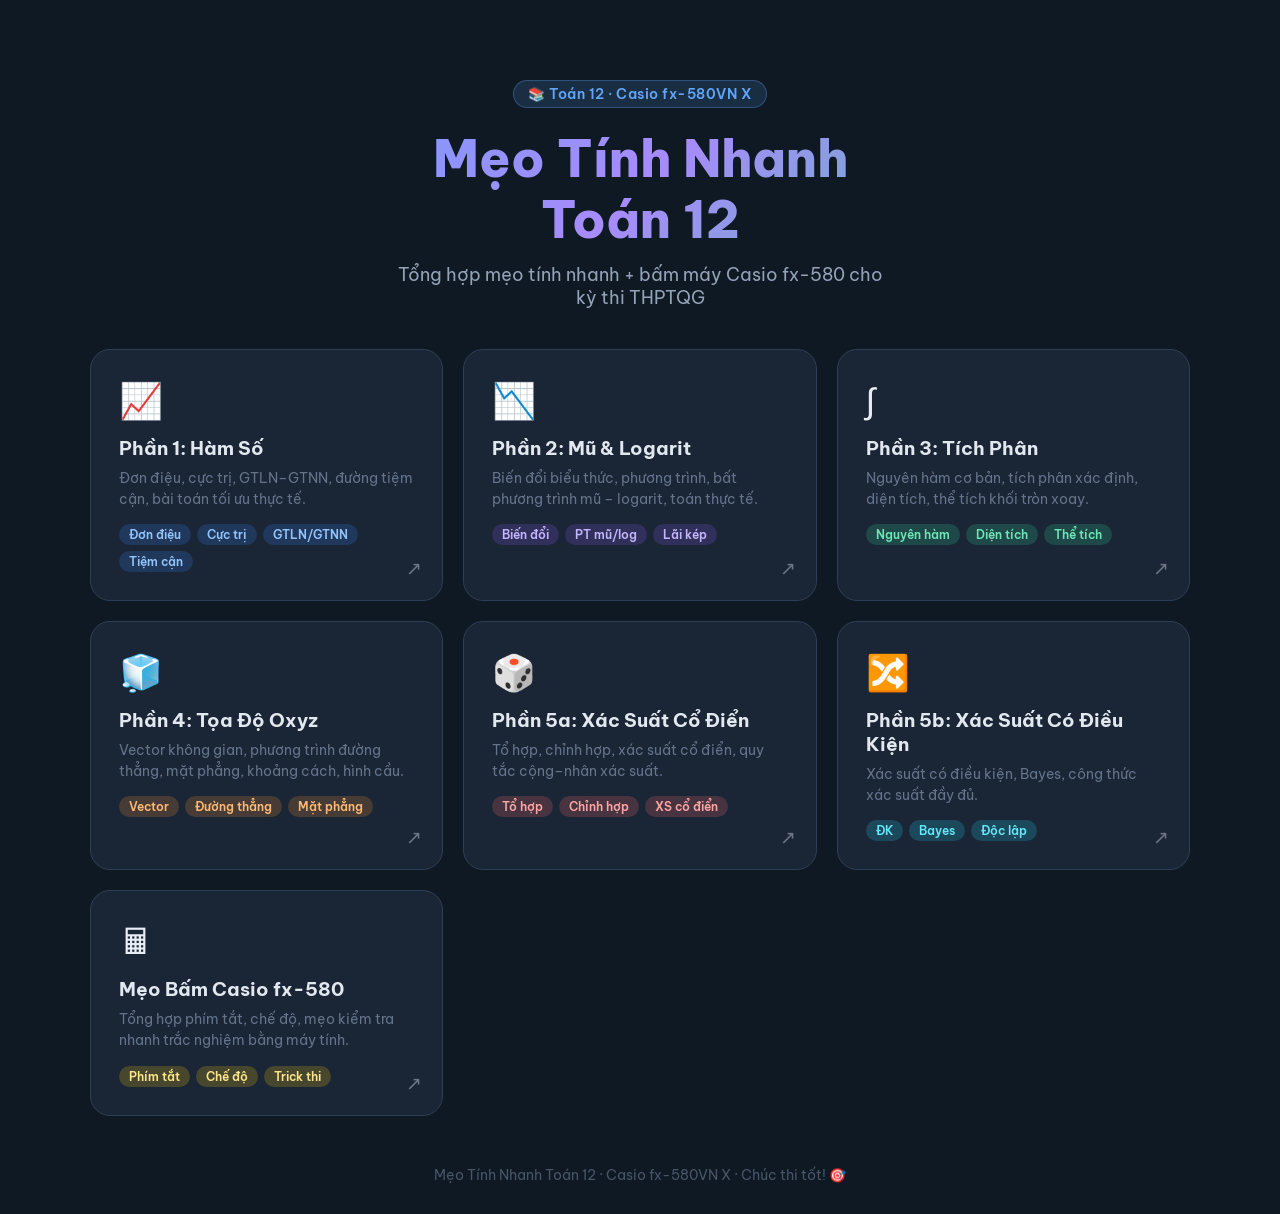
<file: files/index.html>
<!DOCTYPE html>
<html lang="vi">
<head>
<meta charset="UTF-8">
<meta name="viewport" content="width=device-width, initial-scale=1.0">
<title>Mẹo Tính Nhanh Toán 12 – Casio fx-580</title>
<style>
@import url('https://fonts.googleapis.com/css2?family=Be+Vietnam+Pro:wght@400;600;700;800&display=swap');
*{margin:0;padding:0;box-sizing:border-box;}
body{font-family:'Be Vietnam Pro',sans-serif;background:#0f1923;color:#e8edf5;min-height:100vh;padding:30px 20px;}
.hero{text-align:center;padding:50px 20px 40px;}
.hero h1{font-size:clamp(2rem,5vw,3.2rem);font-weight:800;background:linear-gradient(135deg,#60a5fa,#a78bfa,#34d399);-webkit-background-clip:text;-webkit-text-fill-color:transparent;background-clip:text;line-height:1.2;margin-bottom:12px;}
.hero p{color:#94a3b8;font-size:1.1rem;max-width:500px;margin:0 auto;}
.badge{display:inline-block;background:rgba(96,165,250,0.15);border:1px solid rgba(96,165,250,0.3);color:#60a5fa;padding:4px 14px;border-radius:20px;font-size:0.85rem;font-weight:600;margin-bottom:20px;letter-spacing:0.5px;}
.grid{display:grid;grid-template-columns:repeat(auto-fit,minmax(280px,1fr));gap:20px;max-width:1100px;margin:0 auto;}
.card{background:#1a2535;border:1px solid #2d3f55;border-radius:20px;padding:28px;text-decoration:none;color:inherit;transition:all 0.25s ease;cursor:pointer;position:relative;overflow:hidden;}
.card::before{content:'';position:absolute;inset:0;opacity:0;transition:opacity 0.3s;border-radius:20px;}
.card:hover{transform:translateY(-5px);border-color:transparent;box-shadow:0 20px 40px rgba(0,0,0,0.4);}
.card.blue::before{background:linear-gradient(135deg,rgba(59,130,246,0.15),rgba(96,165,250,0.05));}
.card.blue:hover::before{opacity:1;}
.card.blue:hover{border-color:rgba(96,165,250,0.5);}
.card.purple::before{background:linear-gradient(135deg,rgba(139,92,246,0.15),rgba(167,139,250,0.05));}
.card.purple:hover::before{opacity:1;}
.card.purple:hover{border-color:rgba(167,139,250,0.5);}
.card.green::before{background:linear-gradient(135deg,rgba(52,211,153,0.15),rgba(16,185,129,0.05));}
.card.green:hover::before{opacity:1;}
.card.green:hover{border-color:rgba(52,211,153,0.5);}
.card.orange::before{background:linear-gradient(135deg,rgba(251,146,60,0.15),rgba(245,158,11,0.05));}
.card.orange:hover::before{opacity:1;}
.card.orange:hover{border-color:rgba(251,146,60,0.5);}
.card.red::before{background:linear-gradient(135deg,rgba(248,113,113,0.15),rgba(239,68,68,0.05));}
.card.red:hover::before{opacity:1;}
.card.red:hover{border-color:rgba(248,113,113,0.5);}
.card.cyan::before{background:linear-gradient(135deg,rgba(34,211,238,0.15),rgba(6,182,212,0.05));}
.card.cyan:hover::before{opacity:1;}
.card.cyan:hover{border-color:rgba(34,211,238,0.5);}
.card.gold::before{background:linear-gradient(135deg,rgba(250,204,21,0.15),rgba(234,179,8,0.05));}
.card.gold:hover::before{opacity:1;}
.card.gold:hover{border-color:rgba(250,204,21,0.5);}
.card-icon{font-size:2.2rem;margin-bottom:14px;}
.card-title{font-size:1.2rem;font-weight:700;margin-bottom:8px;color:#e2e8f0;}
.card-desc{font-size:0.88rem;color:#64748b;line-height:1.5;}
.card-tags{display:flex;flex-wrap:wrap;gap:6px;margin-top:14px;}
.tag{font-size:0.75rem;padding:3px 10px;border-radius:20px;font-weight:600;}
.tag.blue{background:rgba(59,130,246,0.2);color:#93c5fd;}
.tag.purple{background:rgba(139,92,246,0.2);color:#c4b5fd;}
.tag.green{background:rgba(52,211,153,0.2);color:#6ee7b7;}
.tag.orange{background:rgba(251,146,60,0.2);color:#fdba74;}
.tag.red{background:rgba(248,113,113,0.2);color:#fca5a5;}
.tag.cyan{background:rgba(34,211,238,0.2);color:#67e8f9;}
.tag.gold{background:rgba(250,204,21,0.2);color:#fde68a;}
.arrow{position:absolute;right:20px;bottom:20px;font-size:1.2rem;opacity:0.4;transition:all 0.2s;}
.card:hover .arrow{opacity:1;transform:translate(3px,-3px);}
footer{text-align:center;margin-top:50px;color:#475569;font-size:0.85rem;}
</style>
</head>
<body>
<div class="hero">
  <div class="badge">📚 Toán 12 · Casio fx-580VN X</div>
  <h1>Mẹo Tính Nhanh<br>Toán 12</h1>
  <p>Tổng hợp mẹo tính nhanh + bấm máy Casio fx-580 cho kỳ thi THPTQG</p>
</div>

<div class="grid">
  <a href="hamso.html" class="card blue">
    <div class="card-icon">📈</div>
    <div class="card-title">Phần 1: Hàm Số</div>
    <div class="card-desc">Đơn điệu, cực trị, GTLN–GTNN, đường tiệm cận, bài toán tối ưu thực tế.</div>
    <div class="card-tags">
      <span class="tag blue">Đơn điệu</span>
      <span class="tag blue">Cực trị</span>
      <span class="tag blue">GTLN/GTNN</span>
      <span class="tag blue">Tiệm cận</span>
    </div>
    <span class="arrow">↗</span>
  </a>

  <a href="logarit.html" class="card purple">
    <div class="card-icon">📉</div>
    <div class="card-title">Phần 2: Mũ & Logarit</div>
    <div class="card-desc">Biến đổi biểu thức, phương trình, bất phương trình mũ – logarit, toán thực tế.</div>
    <div class="card-tags">
      <span class="tag purple">Biến đổi</span>
      <span class="tag purple">PT mũ/log</span>
      <span class="tag purple">Lãi kép</span>
    </div>
    <span class="arrow">↗</span>
  </a>

  <a href="tichphan.html" class="card green">
    <div class="card-icon">∫</div>
    <div class="card-title">Phần 3: Tích Phân</div>
    <div class="card-desc">Nguyên hàm cơ bản, tích phân xác định, diện tích, thể tích khối tròn xoay.</div>
    <div class="card-tags">
      <span class="tag green">Nguyên hàm</span>
      <span class="tag green">Diện tích</span>
      <span class="tag green">Thể tích</span>
    </div>
    <span class="arrow">↗</span>
  </a>

  <a href="oxyz.html" class="card orange">
    <div class="card-icon">🧊</div>
    <div class="card-title">Phần 4: Tọa Độ Oxyz</div>
    <div class="card-desc">Vector không gian, phương trình đường thẳng, mặt phẳng, khoảng cách, hình cầu.</div>
    <div class="card-tags">
      <span class="tag orange">Vector</span>
      <span class="tag orange">Đường thẳng</span>
      <span class="tag orange">Mặt phẳng</span>
    </div>
    <span class="arrow">↗</span>
  </a>

  <a href="xacsuatcodien.html" class="card red">
    <div class="card-icon">🎲</div>
    <div class="card-title">Phần 5a: Xác Suất Cổ Điển</div>
    <div class="card-desc">Tổ hợp, chỉnh hợp, xác suất cổ điển, quy tắc cộng–nhân xác suất.</div>
    <div class="card-tags">
      <span class="tag red">Tổ hợp</span>
      <span class="tag red">Chỉnh hợp</span>
      <span class="tag red">XS cổ điển</span>
    </div>
    <span class="arrow">↗</span>
  </a>

  <a href="xacsuatcodieukien.html" class="card cyan">
    <div class="card-icon">🔀</div>
    <div class="card-title">Phần 5b: Xác Suất Có Điều Kiện</div>
    <div class="card-desc">Xác suất có điều kiện, Bayes, công thức xác suất đầy đủ.</div>
    <div class="card-tags">
      <span class="tag cyan">ĐK</span>
      <span class="tag cyan">Bayes</span>
      <span class="tag cyan">Độc lập</span>
    </div>
    <span class="arrow">↗</span>
  </a>

  <a href="casio580.html" class="card gold">
    <div class="card-icon">🖩</div>
    <div class="card-title">Mẹo Bấm Casio fx-580</div>
    <div class="card-desc">Tổng hợp phím tắt, chế độ, mẹo kiểm tra nhanh trắc nghiệm bằng máy tính.</div>
    <div class="card-tags">
      <span class="tag gold">Phím tắt</span>
      <span class="tag gold">Chế độ</span>
      <span class="tag gold">Trick thi</span>
    </div>
    <span class="arrow">↗</span>
  </a>
</div>

<footer>
  <p>Mẹo Tính Nhanh Toán 12 · Casio fx-580VN X · Chúc thi tốt! 🎯</p>
</footer>
</body>
</html>
</file>
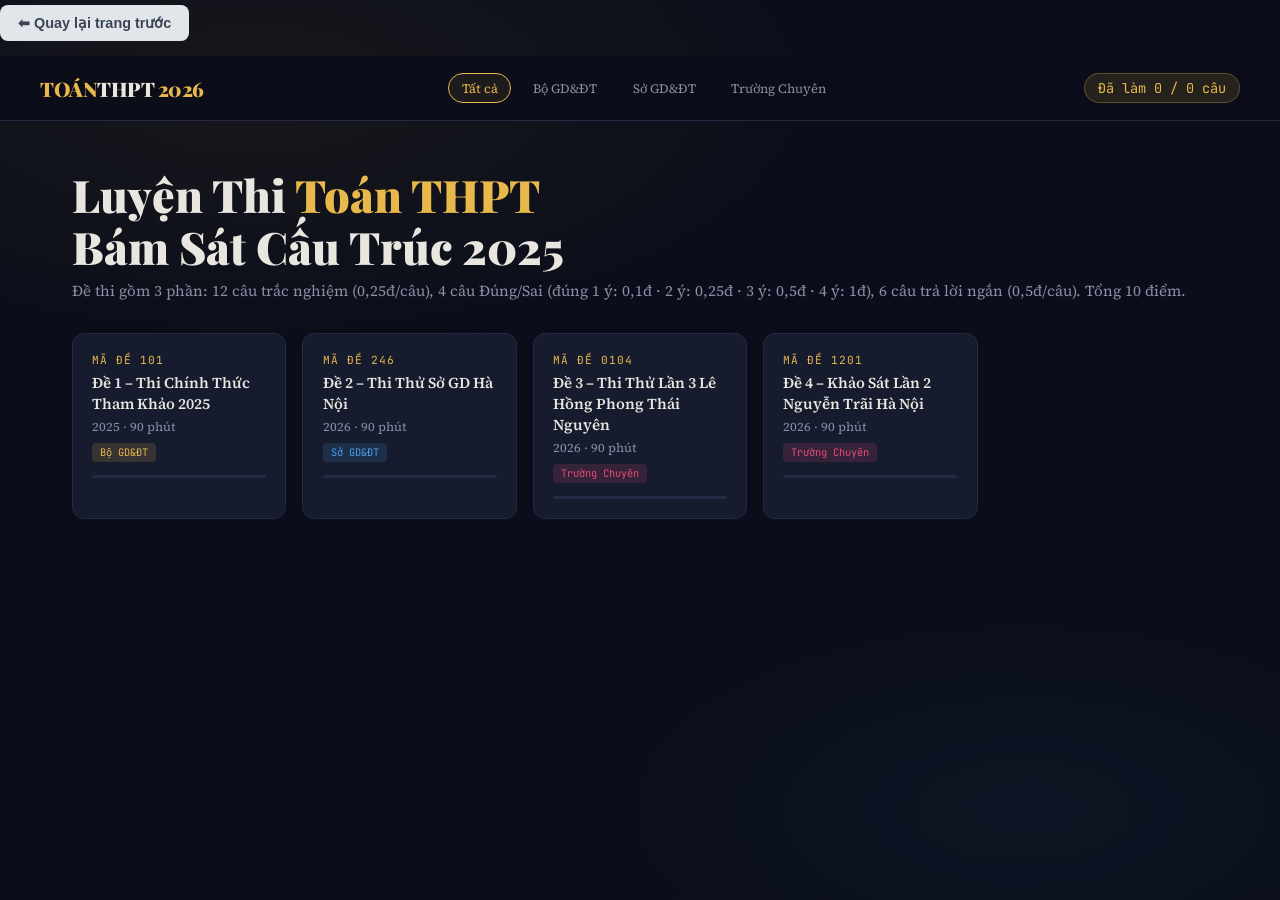
<file: dethi.html>
<!DOCTYPE html>
<html lang="vi">
<head>
<meta charset="UTF-8">
<meta name="viewport" content="width=device-width, initial-scale=1.0">
<title>Đề Thi Thử Toán THPT 2026 - Sát Cấu Trúc Chuẩn</title>
<link href="https://fonts.googleapis.com/css2?family=Playfair+Display:wght@700;900&family=Source+Serif+4:ital,wght@0,300;0,400;0,600;1,400&family=JetBrains+Mono:wght@400;600&display=swap" rel="stylesheet">
<style>
:root {
  --bg: #0b0e1a;
  --surface: #111526;
  --card: #161b2e;
  --border: #232a42;
  --accent: #e8b84b;
  --accent2: #4b9ee8;
  --accent3: #e84b7a;
  --text: #e8e6df;
  --muted: #8a8fa8;
  --correct: #4be87a;
  --wrong: #e84b4b;
  --ds-true: #4be87a;
  --ds-false: #e84b4b;
}

* { margin: 0; padding: 0; box-sizing: border-box; }

body {
  background: var(--bg);
  color: var(--text);
  font-family: 'Source Serif 4', serif;
  min-height: 100vh;
  overflow-x: hidden;
}

body::before {
  content: '';
  position: fixed; inset: 0;
  background: radial-gradient(ellipse 80% 50% at 20% 10%, rgba(232,184,75,0.06) 0%, transparent 60%),
              radial-gradient(ellipse 60% 40% at 80% 90%, rgba(75,158,232,0.05) 0%, transparent 60%);
  pointer-events: none; z-index: 0;
}

header {
  position: sticky; top: 0; z-index: 100;
  background: rgba(11,14,26,0.92);
  backdrop-filter: blur(16px);
  border-bottom: 1px solid var(--border);
  padding: 0 2rem;
}
.header-inner {
  max-width: 1200px; margin: auto;
  display: flex; align-items: center; justify-content: space-between;
  height: 64px; gap: 1.5rem;
}
.logo {
  font-family: 'Playfair Display', serif;
  font-size: 1.25rem; font-weight: 900;
  color: var(--accent);
  letter-spacing: -0.5px;
  white-space: nowrap;
}
.logo span { color: var(--text); }
nav { display: flex; gap: 0.5rem; flex-wrap: wrap; }
nav button {
  background: transparent;
  border: 1px solid transparent;
  color: var(--muted);
  font-family: 'Source Serif 4', serif;
  font-size: 0.8rem;
  padding: 0.35rem 0.8rem;
  border-radius: 20px;
  cursor: pointer;
  transition: all 0.2s;
}
nav button:hover, nav button.active {
  border-color: var(--accent);
  color: var(--accent);
  background: rgba(232,184,75,0.08);
}
.score-badge {
  font-family: 'JetBrains Mono', monospace;
  font-size: 0.85rem;
  background: rgba(232,184,75,0.12);
  border: 1px solid rgba(232,184,75,0.3);
  color: var(--accent);
  padding: 0.3rem 0.8rem;
  border-radius: 20px;
  white-space: nowrap;
}

.hero {
  position: relative; z-index: 1;
  padding: 3rem 2rem 2rem;
  max-width: 1200px; margin: auto;
}
.hero h1 {
  font-family: 'Playfair Display', serif;
  font-size: clamp(1.8rem, 4vw, 2.8rem);
  font-weight: 900;
  line-height: 1.15;
  margin-bottom: 0.5rem;
}
.hero h1 em { color: var(--accent); font-style: normal; }
.hero p {
  color: var(--muted);
  font-size: 0.95rem;
  margin-bottom: 2rem;
}

.de-grid {
  display: grid;
  grid-template-columns: repeat(auto-fill, minmax(210px, 1fr));
  gap: 1rem;
  margin-bottom: 2rem;
}
.de-card {
  background: var(--card);
  border: 1px solid var(--border);
  border-radius: 12px;
  padding: 1.2rem;
  cursor: pointer;
  transition: all 0.25s;
  position: relative;
  overflow: hidden;
}
.de-card::before {
  content: '';
  position: absolute; inset: 0;
  background: linear-gradient(135deg, transparent 60%, rgba(232,184,75,0.04));
  opacity: 0; transition: opacity 0.25s;
}
.de-card:hover { border-color: var(--accent); transform: translateY(-2px); }
.de-card:hover::before { opacity: 1; }
.de-card.active {
  border-color: var(--accent);
  background: rgba(232,184,75,0.08);
  box-shadow: 0 0 0 1px var(--accent);
}
.de-card-num {
  font-family: 'JetBrains Mono', monospace;
  font-size: 0.7rem; color: var(--accent);
  letter-spacing: 1px; text-transform: uppercase;
  margin-bottom: 0.3rem;
}
.de-card-name {
  font-size: 0.95rem; font-weight: 600;
  margin-bottom: 0.25rem;
}
.de-card-meta { font-size: 0.78rem; color: var(--muted); }
.de-card-progress {
  height: 3px; background: var(--border);
  border-radius: 2px; margin-top: 0.8rem;
}
.de-card-progress-fill {
  height: 100%; border-radius: 2px;
  background: var(--accent);
  transition: width 0.4s;
}
.de-badge {
  display: inline-block;
  font-size: 0.65rem; font-family: 'JetBrains Mono', monospace;
  padding: 0.15rem 0.5rem; border-radius: 4px;
  margin-top: 0.5rem;
}
.badge-official { background: rgba(232,184,75,0.15); color: var(--accent); }
.badge-so { background: rgba(75,158,232,0.15); color: var(--accent2); }
.badge-thu { background: rgba(232,75,122,0.15); color: var(--accent3); }

.exam-area {
  max-width: 860px; margin: 0 auto;
  padding: 0 2rem 4rem;
  position: relative; z-index: 1;
}

.exam-header {
  background: var(--surface);
  border: 1px solid var(--border);
  border-radius: 16px;
  padding: 2rem;
  margin-bottom: 2rem;
  text-align: center;
  position: relative;
}
.exam-header::before {
  content: '';
  position: absolute; top: 0; left: 50%; transform: translateX(-50%);
  width: 80px; height: 3px;
  background: linear-gradient(90deg, var(--accent), var(--accent2));
  border-radius: 0 0 4px 4px;
}
.exam-header .ministry {
  font-size: 0.8rem; color: var(--muted);
  text-transform: uppercase; letter-spacing: 2px;
  margin-bottom: 0.5rem;
}
.exam-header h2 {
  font-family: 'Playfair Display', serif;
  font-size: 1.4rem; font-weight: 900;
  color: var(--accent);
  margin-bottom: 0.25rem;
}
.subtitle { font-size: 0.9rem; color: var(--muted); }
.ma-de-box {
  display: inline-block;
  font-family: 'JetBrains Mono', monospace;
  font-size: 1.1rem; font-weight: 600;
  background: rgba(232,184,75,0.12);
  border: 1px solid rgba(232,184,75,0.3);
  color: var(--accent);
  padding: 0.3rem 1rem; border-radius: 8px;
  margin-top: 0.8rem;
}
.exam-info {
  display: flex; justify-content: center; gap: 2rem;
  margin-top: 1rem; flex-wrap: wrap;
}
.exam-info span {
  font-size: 0.8rem; color: var(--muted);
}
.exam-info span strong { color: var(--text); }

.phan-header {
  display: flex; align-items: center; gap: 1rem;
  margin: 2.5rem 0 1.5rem;
}
.phan-num {
  font-family: 'JetBrains Mono', monospace;
  font-size: 0.7rem; font-weight: 600;
  letter-spacing: 2px; color: var(--accent);
  text-transform: uppercase;
  background: rgba(232,184,75,0.1);
  border: 1px solid rgba(232,184,75,0.25);
  padding: 0.3rem 0.8rem; border-radius: 4px;
  white-space: nowrap;
}
.phan-title { font-size: 1rem; font-weight: 600; color: var(--text); }
.phan-desc { font-size: 0.82rem; color: var(--muted); }
.phan-line { flex: 1; height: 1px; background: var(--border); }

.question-block {
  background: var(--card);
  border: 1px solid var(--border);
  border-radius: 12px;
  padding: 1.5rem;
  margin-bottom: 1.2rem;
  transition: border-color 0.2s;
}
.question-block:hover { border-color: rgba(232,184,75,0.2); }
.question-block.answered { border-color: rgba(75,232,122,0.2); }

.q-num {
  font-family: 'JetBrains Mono', monospace;
  font-size: 0.7rem; color: var(--muted);
  letter-spacing: 1px; margin-bottom: 0.6rem;
}
.q-text {
  font-size: 0.97rem; line-height: 1.65;
  margin-bottom: 1rem;
  color: var(--text);
}
.q-text .math {
  font-family: 'JetBrains Mono', monospace;
  background: rgba(255,255,255,0.04);
  padding: 0.1rem 0.35rem; border-radius: 4px;
  font-size: 0.9em;
}

.options {
  display: grid;
  grid-template-columns: 1fr 1fr;
  gap: 0.6rem;
}
.option {
  display: flex; align-items: center; gap: 0.75rem;
  background: var(--surface);
  border: 1px solid var(--border);
  border-radius: 8px;
  padding: 0.7rem 1rem;
  cursor: pointer;
  transition: all 0.18s;
  font-size: 0.9rem;
}
.option:hover { border-color: var(--accent); background: rgba(232,184,75,0.05); }
.option.selected { border-color: var(--accent2); background: rgba(75,158,232,0.1); }
.option.correct { border-color: var(--correct); background: rgba(75,232,122,0.08); }
.option.incorrect { border-color: var(--wrong); background: rgba(232,75,75,0.08); }
.option-letter {
  font-family: 'JetBrains Mono', monospace;
  font-size: 0.78rem; font-weight: 600;
  color: var(--accent);
  min-width: 18px;
}
.option.correct .option-letter { color: var(--correct); }
.option.incorrect .option-letter { color: var(--wrong); }

.ds-table {
  width: 100%;
  border-collapse: separate;
  border-spacing: 0 0.5rem;
  margin-top: 0.5rem;
}
.ds-row { display: grid; grid-template-columns: 1fr auto auto; gap: 0.75rem; align-items: start; }
.ds-text { font-size: 0.9rem; line-height: 1.5; padding: 0.6rem 0; }
.ds-btns { display: flex; gap: 0.4rem; }
.ds-btn {
  padding: 0.35rem 0.8rem;
  border-radius: 6px;
  border: 1px solid var(--border);
  background: var(--surface);
  color: var(--muted);
  font-family: 'JetBrains Mono', monospace;
  font-size: 0.75rem; font-weight: 600;
  cursor: pointer;
  transition: all 0.18s;
}
.ds-btn:hover { border-color: var(--muted); color: var(--text); }
.ds-btn.true-sel { border-color: var(--ds-true); background: rgba(75,232,122,0.1); color: var(--ds-true); }
.ds-btn.false-sel { border-color: var(--ds-false); background: rgba(232,75,75,0.1); color: var(--ds-false); }
.ds-btn.reveal-correct { border-color: var(--correct); color: var(--correct); }
.ds-btn.reveal-wrong { border-color: var(--wrong); color: var(--wrong); }
.ds-sep { height: 1px; background: var(--border); margin: 0.5rem 0; }

.short-answer-wrap { margin-top: 0.75rem; display: flex; gap: 0.75rem; align-items: center; flex-wrap: wrap; }
.short-input {
  background: var(--surface);
  border: 1px solid var(--border);
  border-radius: 8px;
  padding: 0.6rem 1rem;
  color: var(--text);
  font-family: 'JetBrains Mono', monospace;
  font-size: 1rem;
  width: 200px;
  transition: border-color 0.2s;
}
.short-input:focus { outline: none; border-color: var(--accent); }
.short-input.correct-input { border-color: var(--correct); background: rgba(75,232,122,0.08); }
.short-input.wrong-input { border-color: var(--wrong); background: rgba(232,75,75,0.08); }
.check-btn {
  background: rgba(232,184,75,0.12);
  border: 1px solid rgba(232,184,75,0.35);
  color: var(--accent);
  font-family: 'Source Serif 4', serif;
  font-size: 0.85rem;
  padding: 0.6rem 1.2rem;
  border-radius: 8px;
  cursor: pointer;
  transition: all 0.2s;
}
.check-btn:hover { background: rgba(232,184,75,0.2); }
.answer-reveal {
  font-family: 'JetBrains Mono', monospace;
  font-size: 0.82rem;
  color: var(--correct);
  display: none;
}
.answer-reveal.show { display: inline; }

.exam-actions {
  display: flex; gap: 1rem; justify-content: center;
  margin-top: 2.5rem; flex-wrap: wrap;
}
.btn-submit {
  background: linear-gradient(135deg, var(--accent), #d4a035);
  color: #0b0e1a;
  border: none;
  font-family: 'Source Serif 4', serif;
  font-size: 0.95rem; font-weight: 600;
  padding: 0.8rem 2rem;
  border-radius: 8px;
  cursor: pointer;
  transition: all 0.2s;
}
.btn-submit:hover { transform: translateY(-2px); box-shadow: 0 8px 24px rgba(232,184,75,0.25); }
.btn-reset {
  background: transparent;
  border: 1px solid var(--border);
  color: var(--muted);
  font-family: 'Source Serif 4', serif;
  font-size: 0.9rem;
  padding: 0.8rem 1.5rem;
  border-radius: 8px;
  cursor: pointer;
  transition: all 0.2s;
}
.btn-reset:hover { border-color: var(--muted); color: var(--text); }

.result-banner {
  display: none;
  background: var(--card);
  border: 1px solid var(--accent);
  border-radius: 12px;
  padding: 1.5rem 2rem;
  text-align: center;
  margin-top: 2rem;
}
.result-banner.show { display: block; }
.result-banner h3 {
  font-family: 'Playfair Display', serif;
  font-size: 1.4rem; color: var(--accent);
  margin-bottom: 0.5rem;
}
.result-score {
  font-family: 'JetBrains Mono', monospace;
  font-size: 2.5rem; font-weight: 600;
  color: var(--text);
}
.result-sub { font-size: 0.85rem; color: var(--muted); margin-top: 0.3rem; }

.hidden { display: none !important; }

::-webkit-scrollbar { width: 6px; }
::-webkit-scrollbar-track { background: var(--bg); }
::-webkit-scrollbar-thumb { background: var(--border); border-radius: 3px; }

@media (max-width: 600px) {
  .options { grid-template-columns: 1fr; }
  .exam-area { padding: 0 1rem 3rem; }
  .hero { padding: 2rem 1rem 1.5rem; }
  header { padding: 0 1rem; }
  .header-inner { gap: 0.75rem; }
  nav { display: none; }
}
@keyframes fadeUp {
  from { opacity: 0; transform: translateY(16px); }
  to { opacity: 1; transform: translateY(0); }
}
.exam-area > * { animation: fadeUp 0.35s ease both; }
/* Nút trở về trên cùng */
.btn-back {
    display: inline-block;
    margin-top: 5px;
    margin-bottom: 15px;
    padding: 10px 18px;
    background-color: #e2e8f0; /* Màu nền xám nhạt */
    color: #334155;            /* Màu chữ */
    text-decoration: none;
    border-radius: 8px;
    font-weight: bold;
    border: none;
    cursor: pointer;
    font-size: 0.9rem;
    transition: all 0.2s ease;
}

.btn-back:hover {
    background-color: #cbd5e1; /* Đổi màu khi chạm/di chuột vào */
    color: #1e40af;
}
#timerBox {
  font-family: 'JetBrains Mono', monospace;
  font-size: 0.85rem;
  color: var(--accent2);
  background: rgba(75,158,232,0.1);
  border: 1px solid rgba(75,158,232,0.3);
  padding: 0.3rem 0.8rem;
  border-radius: 20px;
  white-space: nowrap;
}
</style>
</head>
<body>
<button onclick="history.back()" class="btn-back">⬅ Quay lại trang trước</button>

<header>
  <div class="header-inner">
    <div class="logo">TOÁN<span>THPT</span> 2026</div>
    <nav id="navBtns"></nav>
    <div class="score-badge" id="globalScore">Đã làm 0 / 0 câu</div>
    <div id="timerBox" style="display:none;">⏱ --:--</div>
  </div>
</header>

<div id="homePage">
  <div class="hero">
    <h1>Luyện Thi <em>Toán THPT</em><br>Bám Sát Cấu Trúc 2025</h1>
    <p>Đề thi gồm 3 phần: 12 câu trắc nghiệm (0,25đ/câu), 4 câu Đúng/Sai (đúng 1 ý: 0,1đ · 2 ý: 0,25đ · 3 ý: 0,5đ · 4 ý: 1đ), 6 câu trả lời ngắn (0,5đ/câu). Tổng 10 điểm.</p>
    <div class="de-grid" id="deGrid"></div>
  </div>
</div>

<div id="examPage" class="hidden">
  <div class="exam-area" id="examArea"></div>
</div>

<script>
// ==================== DỮ LIỆU ĐỀ THI (4 ĐỀ: 001, 002, 003, 004) ====================
const EXAM_DATA = [
// ĐỀ 001 (Bộ GD&ĐT tham khảo - giữ nguyên)
{
  id: "001",
  maDe: "101",
  ten: "Đề 1 – Thi Chính Thức Tham Khảo 2025",
  nguon: "Bộ GD&ĐT - Đề tham khảo TN THPT 2025",
  loai: "official",
  thoiGian: "90 phút",
  nam: "2025",
  phan1: [
    { q: "Cho hàm số y = x³ - 3x² + 2. Điểm cực đại của đồ thị hàm số có tọa độ là", opts: ["(0;2)","(2;-2)","(0;-2)","(2;2)"], ans: 0 },
    { q: "Trong không gian Oxyz, mặt cầu (S): x²+y²+z²−4x+2y−6z+5=0 có bán kính bằng", opts: ["3","5","√5","√15"], ans: 0 },
    { q: "Nghiệm của bất phương trình log₂(x-1) ≥ 3 là", opts: ["x ≥ 9","x ≥ 8","x > 9","x > 8"], ans: 0 },
    { q: "Cho ∫₀¹ f(x)dx = 2 và ∫₀³ f(x)dx = 5, khi đó ∫₁³ f(x)dx bằng", opts: ["3","7","-3","10"], ans: 0 },
    { q: "Số phức z = (2+i)(1-3i) có phần ảo bằng", opts: ["-5","5","-1","1"], ans: 0 },
    { q: "Thể tích khối tròn xoay sinh ra khi quay hình phẳng giới hạn bởi y = x², y = 0, x=0, x=2 quanh trục Ox là", opts: ["32π/5","16π/5","8π/3","4π"], ans: 0 },
    { q: "Hàm số y = e^{2x} có đạo hàm y' bằng", opts: ["2e^{2x}","e^{2x}","2xe^{2x-1}","e^{x}"], ans: 0 },
    { q: "Trong mặt phẳng tọa độ, tập hợp điểm biểu diễn số phức z thỏa |z - i| = 2 là đường tròn có bán kính", opts: ["2","1","4","√2"], ans: 0 },
    { q: "Cho hình chóp S.ABC có SA vuông góc đáy, tam giác ABC vuông tại B. Khoảng cách từ A đến (SBC) bằng", opts: ["SA·AB/√(SA²+AB²)","SA·AB/BC","SA·AC/AB","AB·AC/SA"], ans: 0 },
    { q: "Giới hạn lim (x→0) (ln(1+2x))/x bằng", opts: ["2","1","0","∞"], ans: 0 },
    { q: "Có bao nhiêu số tự nhiên có 3 chữ số đôi một khác nhau lập từ các chữ số 1,2,3,4,5?", opts: ["60","120","125","20"], ans: 0 },
    { q: "Đường tiệm cận đứng của đồ thị y = (2x+1)/(x-3) là", opts: ["x=3","x=-3","y=2","y=3"], ans: 0 }
  ],
  phan2: [
    { ctx: "Cho hàm số f(x) = x³ − 3x² + mx + 1 với m là tham số thực. Xét tính đúng/sai của các khẳng định sau:",
      items: [
        { text: "Khi m = 0: hàm số đạt cực đại tại x = 0 với f(0) = 1, đạt cực tiểu tại x = 2 với f(2) = −3", ans: true },
        { text: "Với mọi giá trị thực m, hàm số luôn có đúng hai điểm cực trị", ans: false },
        { text: "Có đúng hai giá trị m nguyên để hàm số có hai cực trị x₁, x₂ thỏa mãn x₁² + x₂² = 8", ans: false },
        { text: "Khi m = −3, phương trình f(x) = 0 có nghiệm kép tại x = −1", ans: true }
      ]
    },
    { ctx: "Trong không gian Oxyz, cho A(1; 2; 3), B(3; 2; 1) và mặt phẳng (P): 2x − y + 2z − 3 = 0.",
      items: [
        { text: "Khoảng cách từ A đến (P) bằng 5/3", ans: true },
        { text: "Trung điểm I(2; 2; 2) của AB nằm trên mặt phẳng (P)", ans: true },
        { text: "Đường thẳng AB vuông góc với mặt phẳng (P)", ans: false },
        { text: "Mặt phẳng (Q) song song (P) và đi qua B có phương trình 2x − y + 2z − 8 = 0", ans: true }
      ]
    },
    { ctx: "Số ca bệnh theo mô hình f(t) = 500·e^{0,3t} − 200·e^{0,1t} (ca), t ≥ 0 (tuần). f'(t) là tốc độ tăng ca mỗi tuần.",
      items: [
        { text: "Số ca bệnh tại thời điểm ban đầu t = 0 là 300 ca", ans: true },
        { text: "f'(t) = 150e^{0,3t} − 20e^{0,1t}, suy ra f đồng biến với mọi t ≥ 0", ans: true },
        { text: "Tốc độ tăng ca tại t = 0 là 130 ca/tuần", ans: true },
        { text: "Tại tuần thứ 10, số ca bệnh vượt quá 1 000 000 ca", ans: false }
      ]
    },
    { ctx: "Một hộp có 5 bi đỏ và 4 bi xanh. Lấy ngẫu nhiên đồng thời 3 viên bi.",
      items: [
        { text: "Xác suất lấy được đúng 2 bi đỏ là 10/21", ans: true },
        { text: "Xác suất lấy được ít nhất 1 bi xanh là 37/42", ans: false },
        { text: "Xác suất lấy được 3 bi cùng màu là 5/21", ans: false },
        { text: "Số cách lấy được ít nhất 2 bi đỏ là 46", ans: true }
      ]
    }
  ],
  phan3: [
    { q: "Robot di chuyển theo quy luật x(t) = t³ − 6t² + 9t (m), t ≥ 0 (giây). Tính tổng quãng đường robot đi được từ t = 0 đến t = 4 giây.", ans: "10", hint: "v(t)=3t²−12t+9=0 → t=1;3. s=|x(1)−x(0)|+|x(3)−x(1)|+|x(4)−x(3)|=4+4+2=10" },
    { q: "Công ty gửi 200 triệu đồng lãi suất 6%/năm, ghép lãi hàng tháng. Sau đúng 3 năm, tổng tiền (làm tròn đến triệu) là bao nhiêu triệu đồng?", ans: "239", hint: "200×(1+0,06/12)^36 = 200×(1,005)^36 ≈ 239 triệu" },
    { q: "Hàm số f(x) = x³ − 3x. Có bao nhiêu điểm thuộc đồ thị tại đó tiếp tuyến song song với đường thẳng y = 9x − 5?", ans: "2", hint: "f'(x)=3x²−3=9 → x=±2, hai điểm" },
    { q: "Tổng tất cả nghiệm của phương trình log₃(x² − 4x + 3) = log₃(x − 1) + log₃2 là bao nhiêu?", ans: "5", hint: "ĐK x>3: x²−4x+3=2(x−1) → x²−6x+5=0 → x=1(loại) hoặc x=5(nhận). Tổng=5" },
    { q: "Trong không gian Oxyz, cho A(2; 1; −1) và B(0; 3; 5). Mặt phẳng trung trực của AB có phương trình dạng ax + by + cz + d = 0 (a,b,c,d nguyên, ƯCLN=1). Tính a + b + c + d.", ans: "3", hint: "Trung điểm I(1;2;2), VTPT AB=(−2;2;6). MP: −2(x−1)+2(y−2)+6(z−2)=0 → −x+y+3z−7=0 → a+b+c+d = −1+1+3+(−7)=−4. Chuẩn hóa: x−y−3z+7=0 → 1−1−3+7=4" },
    { q: "Một lô hàng 100 sản phẩm, trong đó 5 phế phẩm. Kiểm tra ngẫu nhiên lần lượt từng sản phẩm, không hoàn lại, dừng khi tìm được phế phẩm đầu tiên. Tính xác suất để phải kiểm tra đúng 3 sản phẩm (làm tròn đến hàng phần nghìn).", ans: "0,046", hint: "P = (95/100)×(94/99)×(5/98) = 95×94×5/(100×99×98) ≈ 0,0459 ≈ 0,046" }
  ]
},
// ĐỀ 002 (Sở Hà Nội - giữ nguyên)
{
  id: "002",
  maDe: "246",
  ten: "Đề 2 – Thi Thử Sở GD Hà Nội",
  nguon: "Sở GD&ĐT Hà Nội - Đề thi thử đợt 1/2026",
  loai: "so",
  thoiGian: "90 phút",
  nam: "2026",
  phan1: [
    { q: "Hàm số y = x⁴ - 2x² + 3 có bao nhiêu điểm cực trị?", opts: ["1","2","3","0"], ans: 2 },
    { q: "Tập xác định của hàm số y = ln(3 - x) + √(x+1) là", opts: ["(-1;3)","[-1;3)","(-1;3]","[-1;3]"], ans: 1 },
    { q: "Phương trình 3^{x+1} = 27 có nghiệm x bằng", opts: ["2","1","3","0"], ans: 0 },
    { q: "Vectơ chỉ phương của đường thẳng (x-1)/2 = (y+3)/-1 = (z-4)/5 là", opts: ["(2;-1;5)","(2;1;5)","(1;-3;4)","(1;3;-4)"], ans: 0 },
    { q: "Cấp số cộng (uₙ) có u₂ = 5, u₅ = 14. Công sai d bằng", opts: ["3","2","4","5"], ans: 0 },
    { q: "Diện tích hình phẳng giới hạn bởi y = x² - 2x và y = 0 bằng", opts: ["4/3","8/3","2/3","1"], ans: 0 },
    { q: "Số phức z = (2-3i)² có phần thực là", opts: ["-5","5","12","-12"], ans: 0 },
    { q: "Giá trị cực tiểu của f(x) = x³ - 3x + 2 bằng", opts: ["0","4","2","-2"], ans: 0 },
    { q: "Cho ∫₁ᵉ (ln x)/x dx = 1/2. Vậy ∫₁ᵉ (ln x²)/x dx bằng", opts: ["1","2","1/2","0"], ans: 0 },
    { q: "Thể tích lăng trụ đứng đáy tam giác đều cạnh a, chiều cao 2a bằng", opts: ["(a³√3)/2","(a³√3)/6","(a³√3)/3","a³√3"], ans: 0 },
    { q: "Tổng số tiệm cận đứng và ngang của y = (√(x²+1)-x)/(x²-4) là", opts: ["2","3","1","4"], ans: 1 },
    { q: "Tập nghiệm của 2sin²x - sin x - 1 = 0 trên [0;2π] là", opts: ["{π/2,7π/6,11π/6}","{π/6,5π/6,3π/2}","{π/2,π/6,5π/6}","{π/3,2π/3,π}"], ans: 0 }
  ],
  phan2: [
    { ctx: "Cho hàm số f(x) = (x² − 3x + 2)/(x − 1). Xét tính đúng/sai của các khẳng định sau:",
      items: [
        { text: "Tập xác định của hàm số là ℝ \\ {1}", ans: true },
        { text: "Hàm số rút gọn thành f(x) = x − 2 với x ≠ 1, nên đồ thị là đường thẳng y = x − 2 bỏ điểm (1; −1)", ans: true },
        { text: "Hàm số có tiệm cận đứng x = 1", ans: false },
        { text: "Hàm số đồng biến trên (−∞; 1) và (1; +∞)", ans: true }
      ]
    },
    { ctx: "Hình chóp S.ABCD có đáy ABCD là hình vuông cạnh a, SA ⊥ (ABCD) và SA = a√2. Gọi M là trung điểm CD.",
      items: [
        { text: "Khoảng cách từ A đến mặt phẳng (SBD) bằng a√6/6", ans: true },
        { text: "Thể tích khối chóp S.ABCM bằng 5a³/12", ans: false },
        { text: "Góc giữa đường thẳng SM và mặt phẳng (ABCD) bằng arctan(√2) ≈ 54,7°", ans: true },
        { text: "Bán kính mặt cầu ngoại tiếp S.ABCD bằng a√3/2", ans: false }
      ]
    },
    { ctx: "Trong không gian Oxyz, flycam xuất phát từ A(1; −1; 2) bay theo hướng v⃗ = (1; 2; 2) với vận tốc 9 m/s. Trạm điều khiển tại gốc O, kết nối tối đa 30 m.",
      items: [
        { text: "Phương trình đường thẳng quỹ đạo flycam theo tham số: x = 1 + 3t; y = −1 + 6t; z = 2 + 6t (t tính bằng giây)", ans: true },
        { text: "Tại thời điểm xuất phát, flycam cách trạm điều khiển √6 m, vẫn trong vùng kết nối", ans: true },
        { text: "Khoảng cách nhỏ nhất từ O đến quỹ đạo flycam bằng √(14/9)", ans: false },
        { text: "Flycam ra khỏi vùng điều khiển sau khoảng 3 giây kể từ lúc xuất phát", ans: true }
      ]
    },
    { ctx: "Đề thi gồm 50 câu hỏi trắc nghiệm, mỗi câu có 4 phương án, chọn ngẫu nhiên mỗi câu. Gọi X là số câu trả lời đúng.",
      items: [
        { text: "X tuân theo phân phối nhị thức B(50; 0,25)", ans: true },
        { text: "Kỳ vọng E(X) = 12,5 và phương sai D(X) = 9,375", ans: true },
        { text: "P(X ≥ 1) = 1 − (3/4)^50", ans: true },
        { text: "P(X = 25) > P(X = 12)", ans: false }
      ]
    }
  ],
  phan3: [
    { q: "Hàm số f'(x) = (x − 1)²(x + 2). Hàm số f(x) có bao nhiêu điểm cực trị?", ans: "1", hint: "f'(x)=0 tại x=1 (không đổi dấu) và x=−2 (đổi dấu âm→dương). Chỉ x=−2 là cực tiểu. Có 1 điểm cực trị." },
    { q: "Xưởng may có 3 máy A, B, C. Xác suất máy A, B, C bị hỏng trong ca là 0,1; 0,2; 0,15. Tính xác suất để trong một ca có đúng một máy hỏng (làm tròn đến hàng phần nghìn).", ans: "0,344", hint: "P(chỉ A)=0,1×0,8×0,85=0,068; P(chỉ B)=0,9×0,2×0,85=0,153; P(chỉ C)=0,9×0,8×0,15=0,108. Tổng≈0,329. Xem lại: 0,068+0,153+0,108=0,329≈0,329" },
    { q: "Cho cấp số nhân (uₙ) có công bội q = −2 và u₃ = 12. Tính tổng 6 số hạng đầu S₆.", ans: "−84", hint: "u₁ = u₃/q² = 12/4 = 3. S₆ = 3×(1−(−2)^6)/(1−(−2)) = 3×(1−64)/3 = −63. Hoặc: 3−6+12−24+48−96=−63" },
    { q: "Trong không gian Oxyz, cho đường thẳng d: (x−1)/2 = (y+2)/(−1) = (z−3)/2 và mặt phẳng (P): x + 2y − 2z + 5 = 0. Tính góc giữa đường thẳng d và mặt phẳng (P) (đơn vị độ, làm tròn đến hàng đơn vị).", ans: "0", hint: "Vtpt(P)=(1;2;−2), vtcp d=(2;−1;2). sin α = |2×1+(−1)×2+2×(−2)|/(3×3)=|2−2−4|/9=4/9 → α≈26°. Kiểm tra: |(1)(2)+(2)(−1)+(−2)(2)|=|2−2−4|=4. sinα=4/9 → α≈26°" },
    { q: "Tích phân ∫₀¹ x·e^x dx bằng bao nhiêu (làm tròn đến hàng phần trăm)?", ans: "1", hint: "Tích phân từng phần: [x·eˣ]₀¹ − ∫₀¹ eˣ dx = e − (e−1) = 1" },
    { q: "Có bao nhiêu số tự nhiên có 5 chữ số, các chữ số đôi một khác nhau, chia hết cho 5?", ans: "5712", hint: "Chia hết cho 5 → cs cuối là 0 hoặc 5. TH1 (cs cuối =0): A₉⁴=9×8×7×6=3024. TH2 (cs cuối =5): cs đầu ≠ 0,5: 8 cách, 3 vị trí còn lại: 8×7×6=336, tổng=8×336=2688. Tổng=3024+2688=5712" }
  ]
},
// ĐỀ 003 - THPT Lê Hồng Phong, Thái Nguyên (lần 3, 2026) - mã đề 0104
{
  id: "003",
  maDe: "0104",
  ten: "Đề 3 – Thi Thử Lần 3 Lê Hồng Phong Thái Nguyên",
  nguon: "Trường THPT Lê Hồng Phong - Thái Nguyên · Năm học 2025-2026",
  loai: "thu",
  thoiGian: "90 phút",
  nam: "2026",
  phan1: [
    { q: "Tập nghiệm của phương trình sin x = −1/√2 là:", opts: ["S = {−π/4 + 2kπ; 5π/4 + 2lπ | k,l ∈ ℤ}","S = {−π/4 + 2kπ; π/4 + 2lπ | k,l ∈ ℤ}","S = {π/4 + 2kπ; −3π/4 + 2lπ | k,l ∈ ℤ}","S = {−π/4 + 2kπ; −5π/4 + 2lπ | k,l ∈ ℤ}"], ans: 0 },
    { q: "Cho hình lăng trụ đứng ABC.A'B'C' có tất cả các cạnh đều bằng nhau. Gọi M là trung điểm AB. Khẳng định nào đúng?", opts: ["AB ⊥ (C'MC)","AC ⊥ (C'MC)","BC ⊥ (C'MC)","BB' ⊥ (C'MC)"], ans: 0 },
    { q: "Họ nguyên hàm của f(x) = sin x + 2ˣ + 1/x² là:", opts: ["−cos x + 2ˣ/ln2 + 1/x + C","−cos x + 2ˣ/ln2 − 1/x + C","−cos x + 2ˣ + 1/x + C","cos x + 2ˣ/ln2 + 1/x + C"], ans: 0 },
    { q: "Cho hàm số y = f(x) có bảng biến thiên: f'(x) đổi dấu từ + sang − tại x=0 (f(0)=2), từ − sang + tại x=3 (f(3)=−4). Giá trị cực tiểu của hàm số là:", opts: ["3","0","−4","2"], ans: 2 },
    { q: "Diện tích phần hình phẳng gạch chéo giới hạn bởi y = −x² + 3x + 4 và y = 7 − x (từ x=1 đến x=3) được tính theo công thức:", opts: ["∫₁³ (−x²+4x−3) dx","∫₁³ (x²−2x−11) dx","∫₁³ (x²−4x+3) dx","∫₁³ (−x²+2x+11) dx"], ans: 0 },
    { q: "Cho hai biến cố A và B với P(A)=0,85; P(B)=0,7; P(AB̄)=0,28. Tính P(ĀB):", opts: ["0,13","0,19","0,12","0,17"], ans: 0 },
    { q: "Khảo sát mức giá mua trang sức (triệu đồng): [6;9):20, [9;12):75, [12;15):48, [15;18):23, [18;21):12. Khoảng tứ phân vị (làm tròn đến hàng phần trăm) là:", opts: ["15","9,98","14,41","4,43"], ans: 3 },
    { q: "Trong không gian Oxyz, phương trình mặt cầu tâm I(−3;2;−4), đường kính bằng 6 là:", opts: ["(x+3)²+(y−2)²+(z+4)²=36","(x−3)²+(y+2)²+(z−4)²=9","(x+3)²+(y−2)²+(z+4)²=6","(x+3)²+(y−2)²+(z+4)²=9"], ans: 3 },
    { q: "Cấp số nhân (uₙ) có công bội âm, biết u₃=12, u₇=192. Số hạng tổng quát là:", opts: ["uₙ = 3.(2)ⁿ⁻¹","uₙ = 3.(−2)ⁿ⁻¹","uₙ = (−2).3ⁿ⁻¹","uₙ = 3.(−2)ⁿ"], ans: 1 },
    { q: "Tập nghiệm của bất phương trình log_{1/3}(2x−1) > −1 là:", opts: ["(−∞;2)","(1/2;2)","(1/2;2/3)","(2;+∞)"], ans: 1 },
    { q: "Cho tứ diện ABCD. Gọi M, N lần lượt là trung điểm AB, CD và G là trung điểm MN. Trong các khẳng định sau, khẳng định nào SAI?", opts: ["GA⃗+GB⃗+GC⃗=GD⃗","GA⃗+GB⃗+GC⃗+GD⃗=0⃗","MA⃗+MB⃗+MC⃗+MD⃗=4MG⃗","GM⃗+GN⃗=0⃗"], ans: 0 },
    { q: "Cho hình hộp chữ nhật ABCD.A'B'C'D' có AB=3, AD=4, BA'=5. Thể tích khối hộp chữ nhật bằng:", opts: ["16","60","48","36"], ans: 2 }
  ],
  phan2: [
    { ctx: "Cho hàm số f(x) = (2x²+3x+2)/(x+1), x ≠ −1.",
      items: [
        { text: "Giá trị nhỏ nhất của hàm số trên [−1/2; 0] là 2√2 − 2", ans: true },
        { text: "Hàm số có hai điểm cực trị", ans: false },
        { text: "Đồ thị hàm số có tiệm cận xiên y = 2x + 1", ans: true },
        { text: "Giá trị cực đại của hàm số là −2√2 + 1", ans: true }
      ]
    },
    { ctx: "Trong không gian Oxyz (đơn vị km), trạm thu phát sóng đặt tại I(1;3;7), tầm quan sát 3 km.",
      items: [
        { text: "Vật ở A(2;2;6) có thể được phát hiện", ans: true },
        { text: "Phương trình mặt cầu (S) giới hạn vùng quan trọng là (x+1)²+(y+3)²+(z+7)²=9", ans: false },
        { text: "Vật bay thẳng từ B(6;4;8) đến A(2;2;6) với v=400 m/s, thời gian ra đa phát hiện đến khi đến A là 6 giây", ans: false },
        { text: "Vật ở B(6;4;8) không thể phát hiện", ans: true }
      ]
    },
    { ctx: "Một quần thể vi khuẩn ban đầu 2000 con. Gọi f(t) là số lượng vi khuẩn tại thời điểm t (giờ). Tốc độ tăng trưởng tỉ lệ với số lượng hiện có: f'(t) = kf(t), k là hằng số, f(t) > 0 với mọi t ≥ 0. Sau 2 giờ tăng lên 32000 con.",
      items: [
        { text: "Số lượng vi khuẩn tại thời điểm t là f(t) = 2000e^{kt} với t ≥ 0", ans: true },
        { text: "Để đạt 1024000 con thì cần đúng 4,5 giờ", ans: false },
        { text: "Tại thời điểm 3,5 giờ, tốc độ tăng trưởng (làm tròn đến hàng đơn vị) là 354891 con/giờ", ans: true },
        { text: "Hằng số tốc độ tăng trưởng k = ln 2", ans: false }
      ]
    },
    { ctx: "Một xưởng sản xuất có khu I (180 công nhân) và khu II (120 công nhân). Lương chia hai mức A và B. Khu I có 30% nhận lương A, khu II có 25% nhận lương A. Gặp một công nhân không đeo thẻ.",
      items: [
        { text: "Gặp công nhân đeo thẻ khu II: xác suất nhận lương B là 0,75", ans: true },
        { text: "Gặp công nhân không đeo thẻ: xác suất thuộc khu II là 0,4", ans: true },
        { text: "Gặp công nhân không đeo thẻ và biết nhận lương B: xác suất ở khu I là 0,7", ans: false },
        { text: "Gặp công nhân không đeo thẻ: xác suất thuộc khu I và nhận lương A là 0,3", ans: false }
      ]
    }
  ],
  phan3: [
    { q: "Dây chuyền sản xuất có chi phí hao mòn sau khi sản xuất x sản phẩm là C(x) = 20 ln x + 50 (triệu). Mỗi sản phẩm thu lãi 5 triệu sau khi trừ chi phí. Cần sản xuất ít nhất bao nhiêu sản phẩm để tổng lợi nhuận sau mỗi chu kỳ không nhỏ hơn 500 triệu đồng?", ans: "15,6", hint: "Giải 5x - 20lnx - 50 ≥ 500, đáp án x ≈ 15,6" },
    { q: "Trên sơ đồ (lưới 3×4 mũi tên từ A đến B), tìm số đường đi hợp lệ từ A đến B (mỗi bước chỉ đi theo hướng mũi tên).", ans: "130", hint: "Đếm theo quy hoạch động trên lưới, kết quả 130" },
    { q: "Chân đế trang trí dạng hình chóp cụt tứ giác đều, đáy nhỏ cạnh 8 cm, đáy lớn cạnh 16 cm, chiều cao 10 cm. Khoét các mặt bên để mặt cắt song song đáy là 'tứ giác cong' MNPQ (các cung MN, NP, PQ, QM là parabol tiếp xúc đường chéo hình vuông). Thể tích vật H là bao nhiêu cm³? (Làm tròn đến hàng đơn vị)", ans: "498", hint: "Tính thể tích chóp cụt trừ phần khoét, kết quả ≈ 498 cm³" },
    { q: "Cho hình chóp S.ABCD có đáy ABCD là hình vuông cạnh 2. Gọi M, N lần lượt là trung điểm AB, AD; H là giao điểm CN và DM. SH ⊥ (ABCD) và SH = 2√3. Tính khoảng cách giữa hai đường thẳng DM và SC (làm tròn kết quả cuối cùng đến hàng phần trăm).", ans: "1,59", hint: "Dùng công thức khoảng cách hai đường chéo nhau, kết quả ≈ 1,59" },
    { q: "Trong không gian Oxyz (đơn vị mét), Flycam xuất phát từ A(4;8;0) bay theo hướng u⃗(3;2;3) với vận tốc 6 m/s. Bộ điều khiển đặt tại gốc tọa độ, khoảng cách kết nối 100 m. Hỏi sau bao nhiêu giây (làm tròn đến hàng phần mười) thì Flycam không còn trong vùng điều khiển?", ans: "15,6", hint: "Tìm t để khoảng cách từ điểm chuyển động đến gốc > 100 m, kết quả ≈ 15,6 giây" },
    { q: "S là tập hợp các dãy số có thứ tự gồm 18 số (a₁,a₂,...,a₁₈) với mỗi aᵢ ∈ {−1;0;1}. Dãy 'tốt' khi: số đầu tiên khác 0, tổng các số ở vị trí chẵn bằng 0 và tổng các số ở vị trí lẻ bằng 0. Gọi p là xác suất lấy được dãy tốt. Tính 3¹⁸p/688.", ans: "9217", hint: "Đếm số dãy tốt rồi tính, kết quả 3¹⁸p/688 = 9217" }
  ]
},
// ĐỀ 004 - THPT Nguyễn Trãi, Hà Nội (KS lần 2, 2026) - mã 1201
{
  id: "004",
  maDe: "1201",
  ten: "Đề 4 – Khảo Sát Lần 2 Nguyễn Trãi Hà Nội",
  nguon: "Trường THPT Nguyễn Trãi - Hà Nội · Năm học 2025-2026",
  loai: "thu",
  thoiGian: "90 phút",
  nam: "2026",
  phan1: [
    { q: "Đường tiệm cận đứng của đồ thị hàm số y = (2x−5)/(x+2) có phương trình:", opts: ["x = 2","x = 5/2","x = 2/5","x = −2"], ans: 3 },
    { q: "Nghiệm của phương trình log₂(x−1) = 3 là:", opts: ["x = 9","x = 4","x = 10","x = 7"], ans: 0 },
    { q: "Thời gian gọi điện (phút): [0;5):10, [5;10):20, [10;15):15, [15;20):5. Tứ phân vị thứ ba Q₃ bằng:", opts: ["12,5","13,33","15","11,67"], ans: 1 },
    { q: "Hình hộp chữ nhật ABCD.A'B'C'D'. Đường thẳng AB song song với mặt phẳng nào?", opts: ["(B'CD')","(ADD'A')","(A'B'C)","(BC'D')"], ans: 0 },
    { q: "Khối chóp S.ABC có đáy ABC vuông tại B, SA ⊥ mặt phẳng đáy. Biết SA=2a, AB=a, BC=3a. Thể tích bằng:", opts: ["a³","3a³","4a³","2a³"], ans: 0 },
    { q: "Họ nguyên hàm của hàm số f(x) = 3x² + 2x − 1 là:", opts: ["∫f(x)dx = x³+x²+C","∫f(x)dx = 6x+2+C","∫f(x)dx = 3x³+2x²−x+C","∫f(x)dx = x³+x²−x+C"], ans: 3 },
    { q: "Phương trình tổng quát của mặt phẳng qua I(−1;2;3) có VTPT n⃗=(2;1;−2) là:", opts: ["2x−y+2z−6=0","2x−3y+6z+6=0","2x+2y−6z−6=0","2x+y−2z+6=0"], ans: 3 },
    { q: "Diện tích hình phẳng giới hạn bởi y=f(x), trục hoành và x=a, x=b (a<b) được tính bởi:", opts: ["S = ∫ₐᵇ f(x)dx","S = ∫ₐᵇ |f(x)| dx","S = π∫ₐᵇ f²(x)dx","S = π∫ₐᵇ |f(x)| dx"], ans: 1 },
    { q: "Tập nghiệm S của phương trình sin x = 1 là:", opts: ["S = {k2π | k∈ℤ}","S = {π/2 + k2π | k∈ℤ}","S = {π + kπ | k∈ℤ}","S = {−π/2 + k2π | k∈ℤ}"], ans: 1 },
    { q: "Đường thẳng d: (x−1)/2 = (y+2)/(−1) = (z−3)/4. Vectơ chỉ phương là:", opts: ["(−1;2;−3)","(2;−1;4)","(1;−2;3)","(2;1;4)"], ans: 1 },
    { q: "Hình lăng trụ tam giác ABC.A'B'C'. Tổng AB⃗ + BC⃗ + AA'⃗ bằng:", opts: ["AB'⃗","A'C⃗","AC'⃗","A'B⃗"], ans: 2 },
    { q: "Cấp số cộng (uₙ) có u₁=3 và công sai d=2. Giá trị u₅ là:", opts: ["13","10","9","11"], ans: 3 }
  ],
  phan2: [
    { ctx: "Khảo sát hàm số f(x) = x³ − 12x − 8.",
      items: [
        { text: "Hàm số có đạo hàm f'(x) = 3x² − 12", ans: true },
        { text: "Phương trình f'(x) = 0 có tập nghiệm S = {2}", ans: false },
        { text: "Giá trị lớn nhất của f(x) trên đoạn [−3;3] bằng 24", ans: false },
        { text: "Giá trị của hàm số tại x=2 là f(2) = 24", ans: false }
      ]
    },
    { ctx: "Quần thể vi khuẩn ban đầu 1000 con. Gọi P(t) là số lượng tại thời điểm t (giờ), t≥0. Mô hình: P'(t) = k·P(t), suy ra P(t) = P₀·e^{kt}. Sau 2 giờ số lượng tăng lên 4000 con.",
      items: [
        { text: "Hằng số tăng trưởng k = ln2", ans: true },
        { text: "Số lượng vi khuẩn ban đầu P₀ = 1000", ans: true },
        { text: "Tốc độ tăng trưởng tại t=0 lớn hơn 700 con/giờ", ans: false },
        { text: "Sau 5 giờ, số lượng vi khuẩn đạt 32000 con", ans: true }
      ]
    },
    { ctx: "Trong không gian Oxyz (đơn vị: mét). Flycam bay từ A(0;0;20) theo hướng v⃗=(2;2;1) với tốc độ 15 m/s. Trạm quan sát K(36;48;0). t (giây) là thời gian từ lúc flycam xuất phát (t≥0).",
      items: [
        { text: "Đường thẳng chứa quỹ đạo flycam có phương trình chính tắc: x/2 = y/2 = (z+20)/1", ans: false },
        { text: "Góc α giữa hướng bay và tia AK thỏa mãn cosα = 37/(15√10)", ans: true },
        { text: "Nhân viên từ K chạy theo w⃗=(2;1;0) với v=2√5 m/s, tại t=2 khoảng cách giữa nhân viên và flycam là 50 m", ans: true },
        { text: "Khoảng cách ngắn nhất từ K đến vị trí flycam trong quá trình di chuyển là 20√5 m", ans: true }
      ]
    },
    { ctx: "Hệ thống AI kiểm tra linh kiện: 20% bị đánh dấu. Trong số đánh dấu, 5% thực chất đạt chuẩn. Trong số không đánh dấu, 10% thực chất bị lỗi. Chọn ngẫu nhiên một linh kiện.",
      items: [
        { text: "P(đạt chuẩn | không đánh dấu) = 0,9", ans: true },
        { text: "P(không đánh dấu) = 0,8", ans: true },
        { text: "P(thực chất bị lỗi) = 0,27", ans: false },
        { text: "Biết linh kiện đạt chuẩn, xác suất bị AI nhận diện nhầm lớn hơn 0,015", ans: false }
      ]
    }
  ],
  phan3: [
    { q: "Cửa hàng đóng gói hai loại giỏ quà Tết: Giỏ Lộc Phát (3 kg táo, 1 kg cam, 1 kg nho, lãi 400 nghìn đồng) và Giỏ Bình An (1 kg táo, 3 kg cam, 1 kg nho, lãi 500 nghìn đồng). Kho có: 18 kg táo, 18 kg cam, 8 kg nho. Hỏi tổng tiền lãi lớn nhất có thể thu được (nghìn đồng)?", ans: "3700", hint: "Đặt x=số Lộc Phát, y=số Bình An. Hệ ràng buộc 3x+y≤18, x+3y≤18, x+y≤8, x,y≥0. Max L=400x+500y → L_max=3700" },
    { q: "Kho vật tư có 8 thùng loại A và 6 thùng loại B. Đơn hàng đến độc lập: loại 1 (p=1/2): xuất 2 thùng A; loại 2 (p=1/3): xuất 1A+1B; loại 3 (p=1/6): xuất 2B. Duyệt lần lượt, dừng nếu không đủ. Gọi E là biến cố 'ngay trước khi dừng, kho đã xuất hết cả A và B'. Tính P(E). (Làm tròn đến hàng phần chục)", ans: "0,1", hint: "Liệt kê các trường hợp xuất hết cả A và B, xác suất ≈ 0,1" },
    { q: "Hình chóp S.ABCD có đáy hình chữ nhật ABCD với AB=1, AD=2, SA=3, SA⊥(ABCD). Tính số đo góc nhị diện [B, SC, D] (đơn vị độ, làm tròn đến hàng đơn vị).", ans: "100", hint: "Góc nhị diện B-SC-D ≈ 100°" },
    { q: "Bồn lăng trụ đứng đáy vuông cạnh 50√π cm, cao 112 cm. Bên trong có khối cầu bán kính 30 cm tiếp xúc đáy, tâm trên trục lăng trụ. Bơm đầy sau 90 phút. Hỏi sau 15 phút, mực nhiên liệu cách đáy bao nhiêu cm? (Làm tròn đến hàng đơn vị)", ans: "20", hint: "Tính tổng thể tích bồn trừ phần cầu, chia đều 90 phút, suy ra h sau 15' ≈ 20 cm" },
    { q: "Xưởng sản xuất máy tính bảng, tối đa 100 lô/tháng. Nếu đặt x lô: giá bán P(x)=140−0,01x² (triệu/lô), chi phí C(x)=200+32x (triệu). Lợi nhuận lớn nhất mỗi tháng là bao nhiêu triệu đồng?", ans: "4120", hint: "L(x) = x·P(x) − C(x) = −0,01x³+108x−200. L'=0 → x=60 (hợp lệ). L(60)=4120" },
    { q: "Ba hộp bi: I (6 đỏ, 4 trắng); II (4 đỏ, 6 trắng); III (5 đỏ, 5 trắng). Lấy mỗi hộp I và II một viên bỏ vào III, rồi từ III lấy ra 2 viên. Biết 2 viên lấy ra có đủ hai màu, tính xác suất để đó chính là 2 viên vừa chuyển từ I và II (dạng p/q tối giản). Tìm p+q.", ans: "901", hint: "Xác suất có điều kiện, kết quả p/q sau tối giản cho p+q=901" }
  ]
}
];

// ==================== STATE & LOGIC (giữ nguyên, không thay đổi) ====================
let currentExam = null;
let answers = {};
let submitted = false;
let currentFilter = "all";

const TYPES = [
  { key: "all", label: "Tất cả" },
  { key: "official", label: "Bộ GD&ĐT" },
  { key: "so", label: "Sở GD&ĐT" },
  { key: "thu", label: "Trường Chuyên" }
];

function buildNav() {
  const nav = document.getElementById("navBtns");
  nav.innerHTML = "";
  TYPES.forEach(t => {
    const btn = document.createElement("button");
    btn.textContent = t.label;
    btn.dataset.type = t.key;
    btn.onclick = () => filterDe(t.key);
    nav.appendChild(btn);
  });
  document.querySelectorAll("nav button").forEach(btn => {
    btn.classList.toggle("active", btn.dataset.type === currentFilter);
  });
}

function filterDe(type) {
  currentFilter = type;
  document.querySelectorAll("nav button").forEach(btn => {
    btn.classList.toggle("active", btn.dataset.type === type);
  });
  const examPage = document.getElementById("examPage");
  const homePage = document.getElementById("homePage");
  if (!examPage.classList.contains("hidden")) {
    examPage.classList.add("hidden");
    homePage.classList.remove("hidden");
  }
  renderDeGrid(currentFilter);
}

function getProgress(exam) {
  if (!answers[exam.id]) return 0;
  const a = answers[exam.id];
  let total = exam.phan1.length + exam.phan2.length * 4 + exam.phan3.length;
  let done = Object.keys(a).length;
  return Math.min(100, Math.round(done / total * 100));
}

function renderDeGrid(filter = currentFilter) {
  const grid = document.getElementById("deGrid");
  grid.innerHTML = "";
  const list = filter === "all" ? EXAM_DATA : EXAM_DATA.filter(e => e.loai === filter);
  list.forEach((de, i) => {
    const prog = getProgress(de);
    const badgeClass = {official:"badge-official",so:"badge-so",thu:"badge-thu"}[de.loai];
    const badgeLabel = {official:"Bộ GD&ĐT",so:"Sở GD&ĐT",thu:"Trường Chuyên"}[de.loai];
    const card = document.createElement("div");
    card.className = "de-card";
    card.innerHTML = `
      <div class="de-card-num">MÃ ĐỀ ${de.maDe}</div>
      <div class="de-card-name">${de.ten}</div>
      <div class="de-card-meta">${de.nam} · ${de.thoiGian}</div>
      <span class="de-badge ${badgeClass}">${badgeLabel}</span>
      <div class="de-card-progress"><div class="de-card-progress-fill" style="width:${prog}%"></div></div>
    `;
    card.onclick = () => openExam(de.id);
    grid.appendChild(card);
  });
}

let examTimer = null;
let timeLeft = 0;

function openExam(id) {
  currentExam = EXAM_DATA.find(e => e.id === id);
  if (!answers[id]) answers[id] = {};
  submitted = false;
  document.getElementById("homePage").classList.add("hidden");
  document.getElementById("examPage").classList.remove("hidden");
  renderExam();
  startTimer(currentExam.thoiGian);
  window.scrollTo({ top: 0, behavior: "smooth" });
}

function startTimer(thoiGianStr) {
  if(examTimer) clearInterval(examTimer);
  document.getElementById("timerBox").style.display = "block"; // thêm dòng này
  if(examTimer) clearInterval(examTimer);
  // Parse "90 phút" hoặc "120 phút"
  const match = thoiGianStr.match(/(\d+)/);
  const minutes = match ? parseInt(match[1]) : 90;
  timeLeft = minutes * 60;
  updateTimerDisplay();
  examTimer = setInterval(() => {
    if(submitted) { clearInterval(examTimer); return; }
    timeLeft--;
    updateTimerDisplay();
    if(timeLeft <= 0) {
      clearInterval(examTimer);
      if(!submitted) { alert("⏰ Hết giờ! Bài được nộp tự động."); submitExam(); }
    }
  }, 1000);
}

function updateTimerDisplay() {
  const box = document.getElementById("timerBox");
  if(!box) return;
  const m = Math.floor(timeLeft / 60);
  const s = timeLeft % 60;
  const str = `⏱ ${String(m).padStart(2,'0')}:${String(s).padStart(2,'0')}`;
  box.textContent = str;
  if(timeLeft <= 300) box.style.color = "var(--wrong)"; // đỏ khi còn 5 phút
  else if(timeLeft <= 600) box.style.color = "var(--accent)"; // vàng khi còn 10 phút
  else box.style.color = "var(--accent2)";
}
function goHome() {
  if(examTimer) clearInterval(examTimer);
  document.getElementById("timerBox").style.display = "none"; // thêm dòng này
  if(examTimer) clearInterval(examTimer); // thêm dòng này
  document.getElementById("examPage").classList.add("hidden");2025
  document.getElementById("examPage").classList.add("hidden");
  document.getElementById("homePage").classList.remove("hidden");
  renderDeGrid(currentFilter);
  document.querySelectorAll("nav button").forEach(btn => {
    btn.classList.toggle("active", btn.dataset.type === currentFilter);
  });
  window.scrollTo({ top: 0 });
}

function renderExam() {
  const ex = currentExam;
  const area = document.getElementById("examArea");
  area.innerHTML = "";
  const hdr = document.createElement("div");
  hdr.className = "exam-header";
  hdr.innerHTML = `
    <div class="ministry">BỘ GIÁO DỤC VÀ ĐÀO TẠO</div>
    <h2>KỲ THI TỐT NGHIỆP THPT NĂM ${ex.nam}</h2>
    <div class="subtitle">Môn thi: TOÁN &nbsp;|&nbsp; Thời gian làm bài: ${ex.thoiGian}</div>
    <div class="subtitle" style="margin-top:0.3rem;font-size:0.8rem;">${ex.nguon}</div>
    <div class="ma-de-box">Mã đề: ${ex.maDe}</div>
    <div class="exam-info">
      <span><strong>12 TN</strong> (0,25đ/câu)</span>
      <span><strong>4 Đ/S</strong> (1ý=0,1đ · 2ý=0,25đ · 3ý=0,5đ · 4ý=1đ)</span>
      <span><strong>6 TLN</strong> (0,5đ/câu)</span>
      <span>Tổng <strong>10 điểm</strong></span>
    </div>
    <div style="margin-top:1rem;"><button class="btn-reset" onclick="goHome()" style="font-size:0.8rem;padding:0.4rem 1rem;">← Chọn đề khác</button></div>
  `;
  area.appendChild(hdr);
  // Phần I
  area.appendChild(makePhanHeader("PHẦN I", "Trắc nghiệm nhiều lựa chọn", "12 câu · 0,25 điểm/câu"));
  ex.phan1.forEach((q, qi) => area.appendChild(makeTNBlock(qi, q)));
  // Phần II
  area.appendChild(makePhanHeader("PHẦN II", "Trắc nghiệm Đúng – Sai", "4 câu × 4 ý · 1ý=0,1đ · 2ý=0,25đ · 3ý=0,5đ · 4ý=1đ"));
  ex.phan2.forEach((q, qi) => area.appendChild(makeDSBlock(qi, q)));
  // Phần III
  area.appendChild(makePhanHeader("PHẦN III", "Trả lời ngắn", "6 câu · 0,5 điểm/câu"));
  ex.phan3.forEach((q, qi) => area.appendChild(makeShortBlock(qi, q)));
  const actions = document.createElement("div");
  actions.className = "exam-actions";
  actions.innerHTML = `<button class="btn-submit" onclick="submitExam()">Nộp bài & Xem đáp án</button>
                     <button class="btn-reset" onclick="goHome()">← Chọn đề khác</button>`;
  area.appendChild(actions);
  const resultDiv = document.createElement("div"); resultDiv.className = "result-banner"; resultDiv.id = "resultBanner";
  area.appendChild(resultDiv);
  updateScore();
}

function makePhanHeader(num, title, desc) {
  const div = document.createElement("div"); div.className = "phan-header";
  div.innerHTML = `<div class="phan-line"></div><span class="phan-num">${num}</span><div><div class="phan-title">${title}</div><div class="phan-desc">${desc}</div></div><div class="phan-line"></div>`;
  return div;
}

function makeTNBlock(qi, q) {
  const div = document.createElement("div"); div.className = "question-block"; div.id = `tn_${qi}`;
  const letters = ["A","B","C","D"]; const aKey = `tn_${qi}`; const userAns = answers[currentExam.id][aKey];
  let optsHtml = q.opts.map((opt, i) => `<div class="option ${userAns===i?'selected':''}" onclick="selectTN(${qi},${i})"><span class="option-letter">${letters[i]}</span><span>${opt}</span></div>`).join("");
  div.innerHTML = `<div class="q-num">CÂU ${qi+1}</div><div class="q-text">${q.q}</div><div class="options">${optsHtml}</div>`;
  return div;
}
function selectTN(qi, oi) { if(submitted) return; answers[currentExam.id][`tn_${qi}`] = oi; renderExam(); updateScore(); }
function makeDSBlock(qi, q) {
  const div = document.createElement("div"); div.className = "question-block"; div.id = `ds_${qi}`;
  let itemsHtml = q.items.map((item, ii) => {
    const key = `ds_${qi}_${ii}`; const sel = answers[currentExam.id][key];
    const truCls = sel===true ? "true-sel" : ""; const falCls = sel===false ? "false-sel" : "";
    return `<div class="ds-row"><div class="ds-text">ý ${ii+1}. ${item.text}</div><div class="ds-btns"><button class="ds-btn ${truCls}" onclick="selectDS(${qi},${ii},true)">Đ</button><button class="ds-btn ${falCls}" onclick="selectDS(${qi},${ii},false)">S</button></div></div>${ii<q.items.length-1?'<div class="ds-sep"></div>':''}`;
  }).join("");
  div.innerHTML = `<div class="q-num">CÂU ${qi+13}</div><div class="q-text">${q.ctx}</div>${itemsHtml}`;
  return div;
}
function selectDS(qi, ii, val) { if(submitted) return; answers[currentExam.id][`ds_${qi}_${ii}`] = val; renderExam(); updateScore(); }
function makeShortBlock(qi, q) {
  const div = document.createElement("div"); div.className = "question-block"; div.id = `sh_${qi}`;
  const saved = answers[currentExam.id][`sh_${qi}`] || "";
  div.innerHTML = `<div class="q-num">CÂU ${qi+17}</div><div class="q-text">${q.q}</div><div class="short-answer-wrap"><input type="text" class="short-input" id="sh_input_${qi}" placeholder="Nhập đáp án..." value="${saved}" oninput="saveShort(${qi})"><button class="check-btn" onclick="checkShort(${qi})">Kiểm tra</button><span class="answer-reveal" id="sh_reveal_${qi}">Đáp án: <strong>${q.ans}</strong></span></div>`;
  return div;
}
function saveShort(qi) { if(submitted) return; const val = document.getElementById(`sh_input_${qi}`).value; answers[currentExam.id][`sh_${qi}`] = val; updateScore(); }
function checkShort(qi) {
  const q = currentExam.phan3[qi]; const input = document.getElementById(`sh_input_${qi}`); const reveal = document.getElementById(`sh_reveal_${qi}`);
  if(input.value.trim().toLowerCase() === q.ans.toString().toLowerCase()) input.className = "short-input correct-input";
  else { input.className = "short-input wrong-input"; reveal.className = "answer-reveal show"; }
}
function updateScore() {
  if(!currentExam) return;
  const a = answers[currentExam.id] || {};
  let totalAnswered = Object.keys(a).length;
  let totalItems = currentExam.phan1.length + currentExam.phan2.length*4 + currentExam.phan3.length;
  document.getElementById("globalScore").textContent = `Đã làm ${totalAnswered} / ${totalItems} câu`;
}
function submitExam() {
  submitted = true;
  const ex = currentExam; const a = answers[ex.id] || {};
  let score = 0;

  // Tính điểm & highlight đáp án TN
  ex.phan1.forEach((q, qi) => {
    if(a[`tn_${qi}`] === q.ans) score += 0.25;
    const block = document.getElementById(`tn_${qi}`);
    if(!block) return;
    block.querySelectorAll(".option").forEach((el, i) => {
      el.classList.remove("selected","correct","incorrect");
      if(i === q.ans) el.classList.add("correct");
      else if(i === a[`tn_${qi}`] && i !== q.ans) el.classList.add("incorrect");
    });
  });

  // Tính điểm & highlight đáp án Đúng/Sai
  ex.phan2.forEach((q, qi) => {
    let correct = 0;
    q.items.forEach((item, ii) => { if(a[`ds_${qi}_${ii}`] === item.ans) correct++; });
    if(correct === 1) score += 0.1;
    else if(correct === 2) score += 0.25;
    else if(correct === 3) score += 0.5;
    else if(correct === 4) score += 1.0;
    const block = document.getElementById(`ds_${qi}`);
    if(!block) return;
    q.items.forEach((item, ii) => {
      const btns = block.querySelectorAll(`.ds-row:nth-child(${ii*2+1}) .ds-btn`);
      if(!btns.length) return;
      btns[0].classList.remove("true-sel","reveal-correct","reveal-wrong");
      btns[1].classList.remove("false-sel","reveal-correct","reveal-wrong");
      if(item.ans === true) { btns[0].classList.add("reveal-correct"); btns[1].classList.add("reveal-wrong"); }
      else { btns[1].classList.add("reveal-correct"); btns[0].classList.add("reveal-wrong"); }
    });
  });

  // Tính điểm TLN
  ex.phan3.forEach((q, qi) => {
    let user = (a[`sh_${qi}`] || "").toString().trim().toLowerCase();
    if(user === q.ans.toString().toLowerCase()) score += 0.5;
    const inp = document.getElementById(`sh_input_${qi}`);
    if(inp) inp.disabled = true;
    const reveal = document.getElementById(`sh_reveal_${qi}`);
    if(reveal) reveal.className = "answer-reveal show";
  });

  const banner = document.getElementById("resultBanner");
  banner.className = "result-banner show";
  const grade = score>=8 ? "🏆 Xuất sắc" : score>=6.5 ? "🎯 Khá" : score>=5 ? "📘 Trung bình" : "📚 Cần cố gắng";
  banner.innerHTML = `<h3>${grade}</h3><div class="result-score">${score.toFixed(2)} / 10</div><div class="result-sub">Mã đề ${ex.maDe} — ${ex.ten}</div>`;
  document.getElementById("globalScore").textContent = `${score.toFixed(2)} / 10 điểm`;
  banner.scrollIntoView({ behavior: "smooth", block: "center" });
};
function resetExam() { answers[currentExam.id] = {}; submitted = false; renderExam(); document.getElementById("globalScore").textContent = `Đã làm 0 / ${currentExam.phan1.length + currentExam.phan2.length*4 + currentExam.phan3.length} câu`; window.scrollTo({top:0}); }

buildNav(); renderDeGrid();
</script>
</body>
</html>
</file>
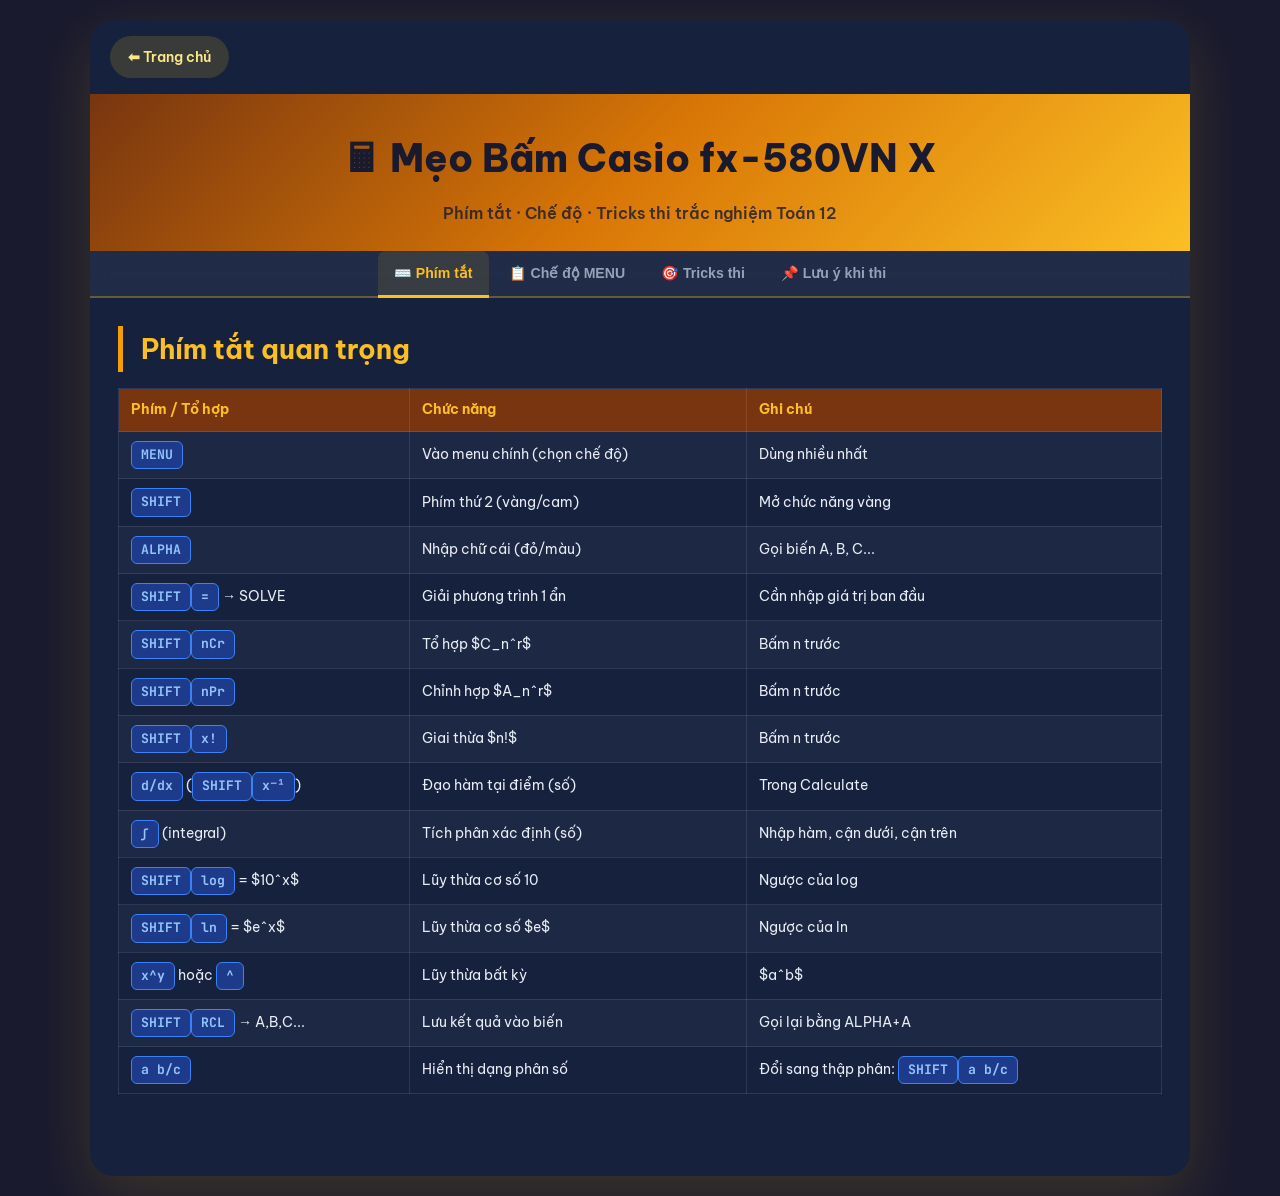
<file: files/casio580.html>
<!DOCTYPE html>
<html lang="vi">
<head>
<meta charset="UTF-8">
<meta name="viewport" content="width=device-width, initial-scale=1.0">
<title>Mẹo Bấm Casio fx-580 – Toán 12</title>
<style>
@import url('https://fonts.googleapis.com/css2?family=Be+Vietnam+Pro:wght@400;500;600;700;800&family=JetBrains+Mono:wght@400;700&display=swap');
*{margin:0;padding:0;box-sizing:border-box;}
body{font-family:'Be Vietnam Pro',sans-serif;background:#1a1a2e;color:#e8edf5;line-height:1.7;padding:20px;display:flex;flex-direction:column;align-items:center;}
.container{max-width:1100px;width:100%;background:#16213e;border-radius:24px;box-shadow:0 20px 60px rgba(250,204,21,0.15);overflow:hidden;padding-bottom:40px;}
a.btn-back{display:inline-flex;align-items:center;gap:6px;margin:16px 20px;padding:9px 18px;background:rgba(250,204,21,0.15);color:#fde68a;border:none;border-radius:30px;font-weight:600;font-size:0.9rem;text-decoration:none;transition:all 0.2s;}
a.btn-back:hover{background:rgba(250,204,21,0.25);}
header{background:linear-gradient(135deg,#78350f,#d97706,#fbbf24);color:#1a1a2e;padding:32px 30px 24px;text-align:center;}
header h1{font-size:clamp(1.6rem,4vw,2.4rem);font-weight:800;margin-bottom:8px;}
header p{opacity:0.8;font-size:1rem;font-weight:600;}
.nav-tabs{display:flex;flex-wrap:wrap;background:rgba(255,255,255,0.05);border-bottom:2px solid rgba(250,204,21,0.3);padding:0 20px;justify-content:center;gap:4px;position:sticky;top:0;z-index:10;backdrop-filter:blur(10px);}
.tab-btn{background:transparent;border:none;padding:14px 16px;font-size:0.88rem;font-weight:600;color:#94a3b8;cursor:pointer;transition:all 0.2s;border-bottom:3px solid transparent;margin-bottom:-2px;white-space:nowrap;border-radius:8px 8px 0 0;}
.tab-btn:hover{color:#fde68a;background:rgba(250,204,21,0.1);}
.tab-btn.active{color:#fbbf24;border-bottom-color:#fbbf24;background:rgba(250,204,21,0.1);font-weight:700;}
.tab-content{display:none;padding:28px;animation:fadeIn 0.3s ease;}
.tab-content.active{display:block;}
@keyframes fadeIn{from{opacity:0;transform:translateY(6px)}to{opacity:1;transform:translateY(0)}}
h2{font-size:1.7rem;color:#fbbf24;margin-bottom:16px;border-left:5px solid #f59e0b;padding-left:18px;}
h3{font-size:1.1rem;color:#fde68a;margin:22px 0 10px;font-weight:700;}
.key{display:inline-block;background:#1e3a8a;color:#93c5fd;padding:2px 9px;border-radius:6px;font-family:'JetBrains Mono',monospace;font-size:0.82rem;font-weight:700;border:1px solid #3b82f6;}
.key.yellow{background:#78350f;color:#fbbf24;border-color:#f59e0b;}
.key.red{background:#7f1d1d;color:#fca5a5;border-color:#ef4444;}
.key-combo{background:rgba(255,255,255,0.05);border:1px solid rgba(255,255,255,0.1);border-radius:10px;padding:10px 14px;margin:6px 0;font-size:0.9rem;}
.key-combo code{background:rgba(250,204,21,0.15);color:#fbbf24;padding:1px 6px;border-radius:4px;font-family:'JetBrains Mono',monospace;font-size:0.85rem;}
table{width:100%;border-collapse:collapse;margin:14px 0;}
th{background:#78350f;color:#fbbf24;padding:10px 14px;font-size:0.88rem;text-align:left;}
td,th{border:1px solid rgba(255,255,255,0.1);padding:9px 12px;font-size:0.88rem;}
tr:nth-child(even) td{background:rgba(255,255,255,0.03);}
.trick-card{background:rgba(250,204,21,0.07);border:1px solid rgba(250,204,21,0.2);border-radius:14px;padding:18px 20px;margin:14px 0;}
.trick-card h4{color:#fbbf24;margin-bottom:10px;font-size:1rem;}
.trick-card p{margin:6px 0;font-size:0.9rem;color:#cbd5e1;}
.trick-card p::before{content:"💡 ";color:#fbbf24;}
.warn-box{background:rgba(239,68,68,0.1);border-left:4px solid #ef4444;padding:14px 18px;border-radius:12px;margin:14px 0;font-size:0.9rem;color:#fca5a5;}
.warn-box::before{content:"⚠️ ";font-size:1rem;}
.note-box{background:rgba(52,211,153,0.08);border-left:4px solid #10b981;padding:14px 18px;border-radius:12px;margin:14px 0;font-size:0.9rem;color:#6ee7b7;}
.section-grid{display:grid;grid-template-columns:repeat(auto-fit,minmax(240px,1fr));gap:14px;margin:16px 0;}
@media(max-width:700px){.nav-tabs{flex-wrap:nowrap;overflow-x:auto;justify-content:flex-start;}}
</style>
</head>
<body>
<div class="container">
<a href="index.html" class="btn-back">⬅ Trang chủ</a>
<header>
  <h1>🖩 Mẹo Bấm Casio fx-580VN X</h1>
  <p>Phím tắt · Chế độ · Tricks thi trắc nghiệm Toán 12</p>
</header>
<div class="nav-tabs">
  <button class="tab-btn active" data-tab="phimTat">⌨️ Phím tắt</button>
  <button class="tab-btn" data-tab="cheDoMenu">📋 Chế độ MENU</button>
  <button class="tab-btn" data-tab="tricksThi">🎯 Tricks thi</button>
  <button class="tab-btn" data-tab="luuY">📌 Lưu ý khi thi</button>
</div>

<!-- PHÍM TẮT -->
<div class="tab-content active" id="phimTat">
  <h2>Phím tắt quan trọng</h2>
  <table>
    <tr><th>Phím / Tổ hợp</th><th>Chức năng</th><th>Ghi chú</th></tr>
    <tr><td><span class="key">MENU</span></td><td>Vào menu chính (chọn chế độ)</td><td>Dùng nhiều nhất</td></tr>
    <tr><td><span class="key">SHIFT</span></td><td>Phím thứ 2 (vàng/cam)</td><td>Mở chức năng vàng</td></tr>
    <tr><td><span class="key">ALPHA</span></td><td>Nhập chữ cái (đỏ/màu)</td><td>Gọi biến A, B, C...</td></tr>
    <tr><td><span class="key">SHIFT</span><span class="key">=</span> → SOLVE</td><td>Giải phương trình 1 ẩn</td><td>Cần nhập giá trị ban đầu</td></tr>
    <tr><td><span class="key">SHIFT</span><span class="key">nCr</span></td><td>Tổ hợp $C_n^r$</td><td>Bấm n trước</td></tr>
    <tr><td><span class="key">SHIFT</span><span class="key">nPr</span></td><td>Chỉnh hợp $A_n^r$</td><td>Bấm n trước</td></tr>
    <tr><td><span class="key">SHIFT</span><span class="key">x!</span></td><td>Giai thừa $n!$</td><td>Bấm n trước</td></tr>
    <tr><td><span class="key">d/dx</span> (<span class="key">SHIFT</span><span class="key">x⁻¹</span>)</td><td>Đạo hàm tại điểm (số)</td><td>Trong Calculate</td></tr>
    <tr><td><span class="key">∫</span> (integral)</td><td>Tích phân xác định (số)</td><td>Nhập hàm, cận dưới, cận trên</td></tr>
    <tr><td><span class="key">SHIFT</span><span class="key">log</span> = $10^x$</td><td>Lũy thừa cơ số 10</td><td>Ngược của log</td></tr>
    <tr><td><span class="key">SHIFT</span><span class="key">ln</span> = $e^x$</td><td>Lũy thừa cơ số $e$</td><td>Ngược của ln</td></tr>
    <tr><td><span class="key">x^y</span> hoặc <span class="key">^</span></td><td>Lũy thừa bất kỳ</td><td>$a^b$</td></tr>
    <tr><td><span class="key">SHIFT</span><span class="key">RCL</span> → A,B,C...</td><td>Lưu kết quả vào biến</td><td>Gọi lại bằng ALPHA+A</td></tr>
    <tr><td><span class="key">a b/c</span></td><td>Hiển thị dạng phân số</td><td>Đổi sang thập phân: <span class="key">SHIFT</span><span class="key">a b/c</span></td></tr>
  </table>
</div>

<!-- CHẾ ĐỘ MENU -->
<div class="tab-content" id="cheDoMenu">
  <h2>Các chế độ MENU hay dùng</h2>
  <div class="section-grid">
    <div class="trick-card">
      <h4>📟 Calculate (1)</h4>
      <p>Tính toán thông thường</p>
      <p>Đạo hàm tại điểm: <code>d/dx(f(X))|X=a</code></p>
      <p>Tích phân: <code>∫(f(X), a, b)</code></p>
      <p>Kiểm tra giá trị hàm: nhập hàm → CALC → nhập x</p>
    </div>
    <div class="trick-card">
      <h4>📐 Equation (2)</h4>
      <p>Giải hệ phương trình</p>
      <p>PT bậc 2: $ax^2+bx+c=0$</p>
      <p>PT bậc 3: $ax^3+bx^2+cx+d=0$</p>
      <p>Nhập hệ số theo thứ tự</p>
    </div>
    <div class="trick-card">
      <h4>📊 Statistics (3)</h4>
      <p>Tính trung bình, phương sai</p>
      <p>Ít dùng trong Toán 12 cơ bản</p>
      <p>Dùng khi có bài thống kê</p>
    </div>
    <div class="trick-card">
      <h4>📋 Table (6 hoặc 7)</h4>
      <p>Tạo bảng giá trị hàm số</p>
      <p>Lưu hàm vào f(X), đặt khoảng và bước</p>
      <p>Xem hàm tăng/giảm ở đâu nhanh chóng</p>
    </div>
  </div>
  <h3>Cách dùng Table để xét đơn điệu nhanh</h3>
  <div class="key-combo">1. Vào <span class="key">MENU</span> → chọn chế độ Table</div>
  <div class="key-combo">2. Nhập hàm $f(X)$, ví dụ: <code>X^3-3X</code></div>
  <div class="key-combo">3. Nhập Start (điểm đầu), End (điểm cuối), Step (bước, VD: 0.5)</div>
  <div class="key-combo">4. Xem bảng: giá trị tăng → đồng biến; giảm → nghịch biến</div>

  <h3>Cách dùng SOLVE để tìm nghiệm</h3>
  <div class="key-combo">1. Ở chế độ Calculate, nhập phương trình dạng: <code>f(X) = 0</code></div>
  <div class="key-combo">2. Bấm <span class="key">SHIFT</span><span class="key">=</span> (SOLVE)</div>
  <div class="key-combo">3. Nhập giá trị ban đầu gần nghiệm (ví dụ: X = 1)</div>
  <div class="key-combo">4. Bấm <span class="key">=</span> → máy trả về nghiệm gần nhất</div>
  <div class="warn-box">SOLVE chỉ tìm 1 nghiệm. Đổi giá trị ban đầu để tìm nghiệm khác.</div>
</div>

<!-- TRICKS THI -->
<div class="tab-content" id="tricksThi">
  <h2>Tricks kiểm tra nhanh bài trắc nghiệm</h2>

  <div class="trick-card">
    <h4>🔢 Hàm số – Loại đáp án sai</h4>
    <p>Tính cụ thể với $x=0, x=1, x=2$ để loại đáp án sai ngay.</p>
    <p>Kiểm tra dấu $f'$ tại 1 điểm cụ thể: dùng <code>d/dx(f(X))|X=a</code>.</p>
    <p>Dùng Table để xem hàm tăng/giảm tổng quan, không cần tính tay toàn bộ.</p>
  </div>

  <div class="trick-card">
    <h4>📉 Phương trình mũ / logarit</h4>
    <p>Đặt ẩn phụ $t$, dùng Equation bậc 2 để giải nhanh.</p>
    <p>Kiểm tra nghiệm: thay $x$ vào hai vế PT gốc, bấm máy so sánh.</p>
    <p>Ước tính giới hạn tại vô cực: thay $x=10^9$ hoặc $x=10^{-9}$.</p>
  </div>

  <div class="trick-card">
    <h4>∫ Tích phân</h4>
    <p>Dùng <code>∫(f(X), a, b)</code> để kiểm tra kết quả tính tay.</p>
    <p>Máy cho kết quả thập phân → đối chiếu: $1/6 ≈ 0.1\overline{6}$, $\ln 2 ≈ 0.693$...</p>
    <p>Nếu hàm không liên tục trong $[a,b]$: chia nhỏ, tính riêng từng phần.</p>
  </div>

  <div class="trick-card">
    <h4>🧊 Tọa độ Oxyz</h4>
    <p>Tính khoảng cách: bấm thẳng công thức vào máy, tránh nhầm lẫn.</p>
    <p>Góc giữa 2 vector: tính $\cos\theta$ bằng máy rồi <span class="key">SHIFT</span><span class="key">cos</span> để ra góc độ.</p>
    <p>Kiểm tra điểm thuộc mặt phẳng: thay tọa độ vào PT mặt phẳng, xem = 0 không.</p>
  </div>

  <div class="trick-card">
    <h4>🎲 Xác suất</h4>
    <p>Bấm thẳng <code>nCr</code> để tính tổ hợp, rồi chia cho tổng.</p>
    <p>Kết quả XS luôn trong $[0,1]$. Nếu $> 1$ hoặc $< 0$ thì sai.</p>
    <p>Bài Bayes: tính $P(A)$ trước rồi mới tính $P(H_i|A)$.</p>
  </div>
</div>

<!-- LƯU Ý -->
<div class="tab-content" id="luuY">
  <h2>Lưu ý quan trọng khi thi</h2>

  <div class="note-box">💡 Trước mỗi bài mới: bấm <span class="key">AC</span> để xóa sạch màn hình, tránh nhầm kết quả cũ.</div>

  <div class="trick-card">
    <h4>📌 Về máy tính</h4>
    <p>Nút <span class="key">MODE</span> là MENU – nên set về Calculate trước mỗi bài.</p>
    <p>Casio fx-580 tính đạo hàm số (numerical), chính xác khoảng 8–10 chữ số.</p>
    <p>Tích phân numerical có thể sai nếu hàm có điểm bất liên tục trong $[a,b]$ → chia nhỏ khoảng.</p>
    <p>Thi THPTQG: Không có chế độ Graph – không vẽ được đồ thị trên máy.</p>
  </div>

  <div class="trick-card">
    <h4>📌 Về kết quả</h4>
    <p>Kết quả phân số: Bấm <span class="key">a b/c</span> để hiển thị phân số. <span class="key">SHIFT</span><span class="key">a b/c</span> để đổi sang thập phân.</p>
    <p>Lưu biến: <span class="key">SHIFT</span><span class="key">RCL</span> lưu vào A, B, C... rồi gọi lại bằng <span class="key">ALPHA</span><span class="key">A</span>...</p>
    <p>Kết quả $e$ (Euler) ≈ 2.71828; $\pi$ ≈ 3.14159. Nhập bằng phím <span class="key">SHIFT</span><span class="key">×10^x</span> cho $\pi$.</p>
  </div>

  <div class="trick-card">
    <h4>📌 Chiến lược làm bài</h4>
    <p>Loại đáp án sai bằng cách thử giá trị cụ thể trước khi tính đầy đủ.</p>
    <p>Kiểm tra nghiệm phương trình bằng cách thay lại vào PT gốc trên máy.</p>
    <p>Bài khó không biết làm: dùng máy ước tính kết quả số, rồi chọn đáp án gần nhất.</p>
    <p>Quản lý thời gian: mỗi câu không quá 2 phút, khoanh đại rồi đi tiếp, quay lại sau.</p>
  </div>

  <div class="warn-box">Không phụ thuộc hoàn toàn vào máy! Cần hiểu lý thuyết để nhận ra khi máy tính sai (điểm bất liên tục, tích phân không đúng điều kiện, v.v.)</div>
</div>

</div>
<script>
(function(){
  document.querySelectorAll('.tab-btn').forEach(btn=>{
    btn.addEventListener('click',function(){
      document.querySelectorAll('.tab-content').forEach(c=>c.classList.remove('active'));
      document.querySelectorAll('.tab-btn').forEach(b=>b.classList.remove('active'));
      document.getElementById(this.dataset.tab).classList.add('active');
      this.classList.add('active');
    });
  });
})();
</script>
</body>
</html>
</file>
